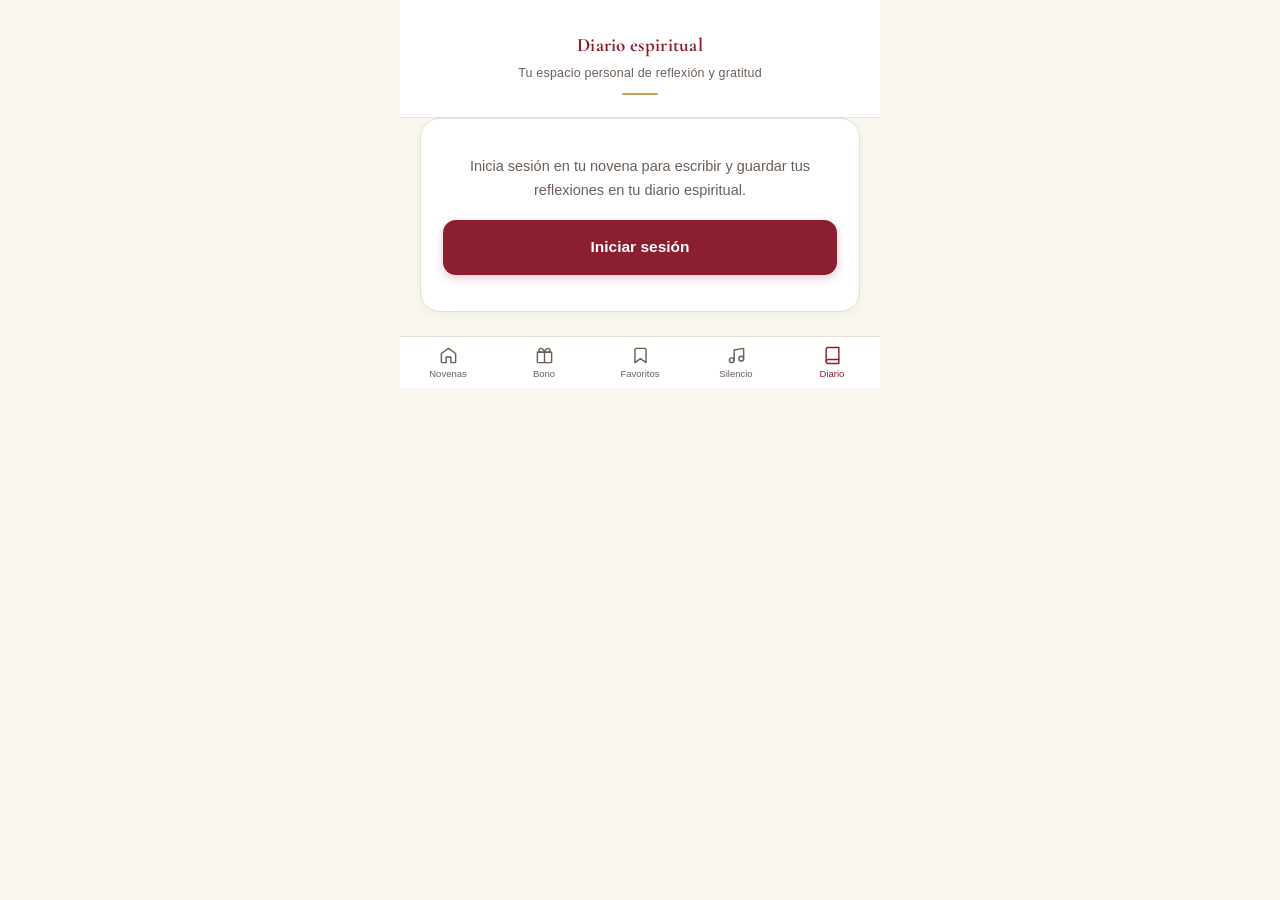
<file: diario.html>
<!DOCTYPE html>
<html lang="es">
<head>
<meta charset="UTF-8">
<meta name="viewport" content="width=device-width, initial-scale=1.0">
<title>Diario espiritual — Sanación Divina</title>
<link rel="preconnect" href="https://fonts.googleapis.com">
<link href="https://fonts.googleapis.com/css2?family=Cormorant+Garamond:wght@600;700&display=swap" rel="stylesheet">
<link rel="stylesheet" href="css/estilos.css">
</head>
<body>

<div class="contenedor">

  <div class="encabezado" style="position:relative;">
    <div id="contenedorBotonPerfil" style="position:absolute;top:24px;right:20px;"></div>
    <div class="marca" style="font-size:19px;">Diario espiritual</div>
    <div class="subtitulo">Tu espacio personal de reflexión y gratitud</div>
    <div class="linea-decorativa"></div>
  </div>

  <div id="vistaPrincipal"></div>

  <div class="nav-inferior">
    <button class="nav-item" onclick="window.location.href='index.html'">
      <svg viewBox="0 0 24 24" fill="none" stroke="currentColor" stroke-width="1.8" stroke-linecap="round" stroke-linejoin="round"><path d="M3 9.5L12 3l9 6.5V20a1 1 0 0 1-1 1h-5v-7H9v7H4a1 1 0 0 1-1-1z"/></svg>
      <span>Novenas</span>
    </button>
    <button class="nav-item" onclick="window.location.href='bono.html'">
      <svg viewBox="0 0 24 24" fill="none" stroke="currentColor" stroke-width="1.8" stroke-linecap="round" stroke-linejoin="round"><rect x="3" y="8" width="18" height="13" rx="1"/><path d="M3 8h18M12 8v13M7.5 8a2.5 2.5 0 1 1 0-5C9 3 12 5 12 8c0-3 3-5 4.5-5a2.5 2.5 0 1 1 0 5"/></svg>
      <span>Bono</span>
    </button>
    <button class="nav-item" onclick="window.location.href='favoritos.html'">
      <svg viewBox="0 0 24 24" fill="none" stroke="currentColor" stroke-width="1.8" stroke-linecap="round" stroke-linejoin="round"><path d="M19 21l-7-5-7 5V5a2 2 0 0 1 2-2h10a2 2 0 0 1 2 2z"/></svg>
      <span>Favoritos</span>
    </button>
    <button class="nav-item" onclick="window.location.href='silencio.html'">
      <svg viewBox="0 0 24 24" fill="none" stroke="currentColor" stroke-width="1.8" stroke-linecap="round" stroke-linejoin="round"><path d="M9 18V5l12-2v13"/><circle cx="6" cy="18" r="3"/><circle cx="18" cy="16" r="3"/></svg>
      <span>Silencio</span>
    </button>
    <button class="nav-item activo">
      <svg viewBox="0 0 24 24" fill="none" stroke="currentColor" stroke-width="1.8" stroke-linecap="round" stroke-linejoin="round"><path d="M4 19.5A2.5 2.5 0 0 1 6.5 17H20"/><path d="M6.5 2H20v20H6.5A2.5 2.5 0 0 1 4 19.5v-15A2.5 2.5 0 0 1 6.5 2z"/></svg>
      <span>Diario</span>
    </button>
  </div>

</div>

<script>
const PREGUNTAS_GUIA = [
  "¿Qué sentiste hoy durante tu momento de oración?",
  "¿Por qué quieres dar gracias hoy?",
  "¿Qué carga sientes que hoy pudiste soltar un poco?",
  "¿A quién quieres encomendar hoy en tu oración?",
  "¿Qué le pedirías a San Rafael Arcángel en este momento?",
  "¿Qué cambió en ti desde que comenzaste este camino?",
  "¿Qué necesitas perdonar o perdonarte hoy?"
];

const ICONO_LIBRO = '<svg width="32" height="32" viewBox="0 0 24 24" fill="none" stroke="currentColor" stroke-width="1.6" stroke-linecap="round" stroke-linejoin="round"><path d="M4 19.5A2.5 2.5 0 0 1 6.5 17H20"/><path d="M6.5 2H20v20H6.5A2.5 2.5 0 0 1 4 19.5v-15A2.5 2.5 0 0 1 6.5 2z"/></svg>';

let entradas = [];
let cargando = true;
let guardando = false;

function obtenerPreguntaDelDia() {
  const dia = new Date().getDate();
  return PREGUNTAS_GUIA[dia % PREGUNTAS_GUIA.length];
}

function formatearFecha(fechaIso) {
  const fecha = new Date(fechaIso);
  const opciones = { day: 'numeric', month: 'long', year: 'numeric' };
  return fecha.toLocaleDateString('es-ES', opciones);
}

function tieneSesion() {
  return !!localStorage.getItem('sd_session');
}

async function cargarEntradas() {
  const token = localStorage.getItem('sd_session');
  if (!token) {
    cargando = false;
    renderizar();
    return;
  }

  try {
    const respuesta = await fetch('/api/listar-entradas-diario', {
      method: 'POST',
      headers: { 'Content-Type': 'application/json' },
      body: JSON.stringify({ sessionToken: token })
    });
    const datos = await respuesta.json();
    entradas = datos.entradas || [];
  } catch (e) {
    entradas = [];
  }

  cargando = false;
  renderizar();
}

function renderizar() {
  const contenedor = document.getElementById('vistaPrincipal');

  if (!tieneSesion()) {
    contenedor.innerHTML = `
      <div class="tarjeta-dia" style="text-align:center;padding:36px 22px;">
        <div style="font-size:14.5px;color:var(--texto-suave);line-height:1.6;margin-bottom:18px;">
          Inicia sesión en tu novena para escribir y guardar tus reflexiones en tu diario espiritual.
        </div>
        <a href="login.html" class="boton-comprar" style="text-decoration:none;display:inline-flex;">Iniciar sesión</a>
      </div>`;
    return;
  }

  if (cargando) {
    contenedor.innerHTML = `
      <div class="tarjeta-dia" style="text-align:center;padding:36px 22px;">
        <div style="font-size:14.5px;color:var(--texto-suave);">Cargando tu diario...</div>
      </div>`;
    return;
  }

  contenedor.innerHTML = `
    <div class="tarjeta-dia">
      <div class="numero-dia">Pregunta para hoy</div>
      <div class="titulo-dia" style="font-size:18px;">${obtenerPreguntaDelDia()}</div>
      <textarea id="textoEntrada" placeholder="Escribe aquí lo que sientes..." style="width:100%;min-height:120px;border:1px solid var(--borde);border-radius:12px;padding:14px;font-size:15px;font-family:inherit;color:var(--texto);resize:vertical;background:var(--crema);"></textarea>
      <button class="boton-primario" style="margin-top:12px;" id="botonGuardarEntrada" onclick="guardarEntrada()">Guardar en mi diario</button>
    </div>

    <div style="padding:4px 20px 20px;">
      <div style="font-size:11.5px;font-weight:700;color:var(--dorado);text-transform:uppercase;letter-spacing:1px;margin:8px 0 12px;">Tus reflexiones</div>
      ${entradas.length === 0 ? renderizarVacio() : entradas.map(renderizarEntrada).join('')}
    </div>`;
}

function renderizarVacio() {
  return `
    <div class="tarjeta-dia" style="text-align:center;padding:28px 20px;">
      <div style="margin-bottom:10px;color:var(--candado);">${ICONO_LIBRO}</div>
      <div style="font-size:14px;color:var(--texto-suave);">Aún no has escrito ninguna reflexión. Comienza con la pregunta de hoy.</div>
    </div>`;
}

function renderizarEntrada(entrada) {
  return `
    <div class="tarjeta-dia" style="margin-bottom:14px;padding:18px 20px;">
      <div style="font-size:12px;color:var(--dorado);font-weight:600;margin-bottom:8px;">${formatearFecha(entrada.fecha_creacion)}</div>
      <div style="font-size:14.5px;color:var(--texto);line-height:1.6;white-space:pre-wrap;">${escaparHtml(entrada.contenido)}</div>
    </div>`;
}

function escaparHtml(texto) {
  const div = document.createElement('div');
  div.textContent = texto;
  return div.innerHTML;
}

async function guardarEntrada() {
  const textarea = document.getElementById('textoEntrada');
  const contenido = textarea.value.trim();

  if (!contenido) return;
  if (guardando) return;

  guardando = true;
  const boton = document.getElementById('botonGuardarEntrada');
  boton.textContent = 'Guardando...';
  boton.disabled = true;

  const token = localStorage.getItem('sd_session');

  try {
    const respuesta = await fetch('/api/guardar-entrada-diario', {
      method: 'POST',
      headers: { 'Content-Type': 'application/json' },
      body: JSON.stringify({ sessionToken: token, contenido })
    });

    if (respuesta.ok) {
      const datos = await respuesta.json();
      entradas.unshift({ id: datos.id, contenido, fecha_creacion: datos.fechaCreacion });
      renderizar();
    } else {
      boton.textContent = 'Guardar en mi diario';
      boton.disabled = false;
      alert('No pudimos guardar tu entrada. Intenta de nuevo.');
    }
  } catch (e) {
    boton.textContent = 'Guardar en mi diario';
    boton.disabled = false;
    alert('No pudimos conectar. Intenta de nuevo.');
  }

  guardando = false;
}

cargarEntradas();
</script>

<script src="js/perfil.js"></script>
<script>
document.getElementById('contenedorBotonPerfil').innerHTML = htmlBotonPerfil();
inyectarPerfilEnPagina();
</script>
</body>
</html>
</file>
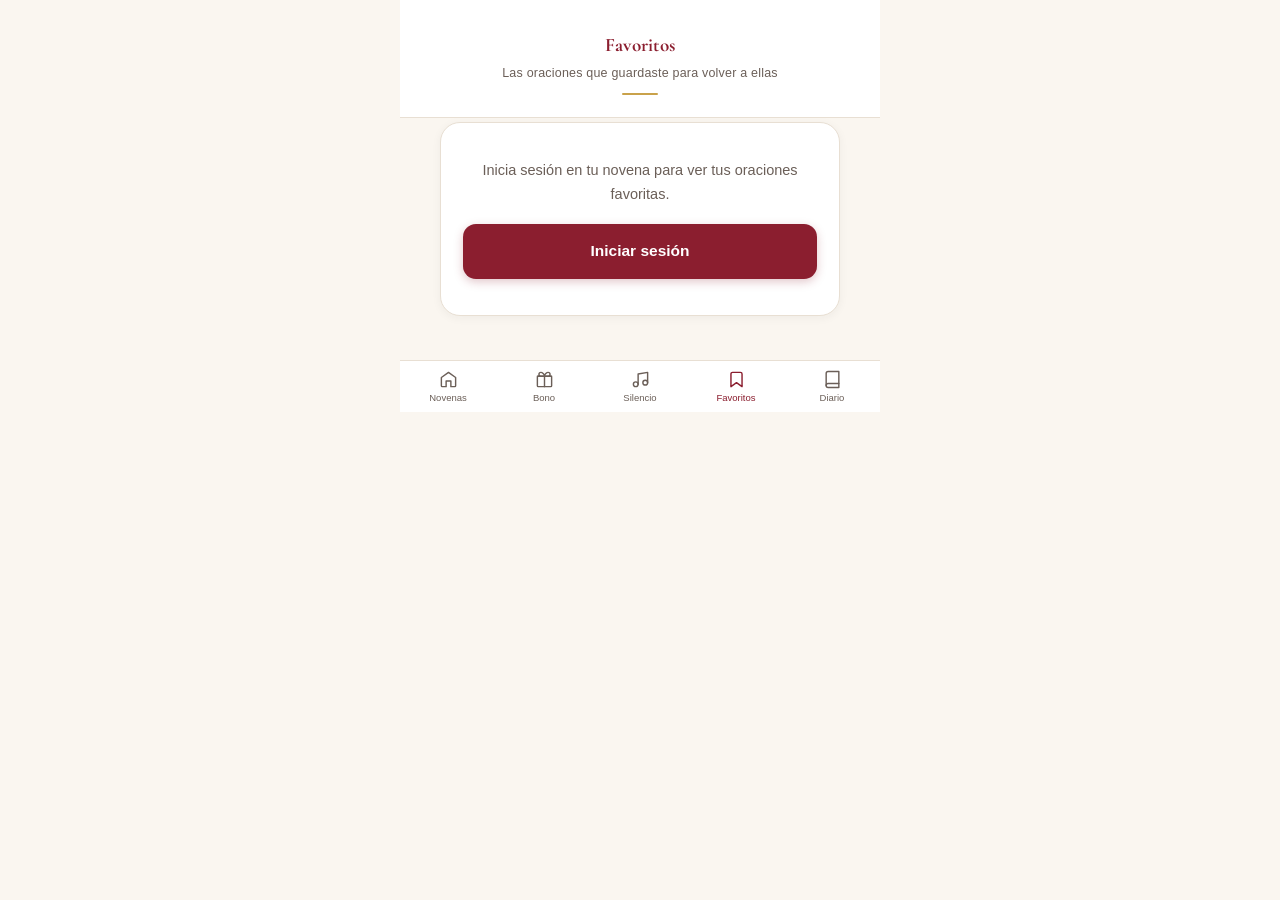
<file: favoritos.html>
<!DOCTYPE html>
<html lang="es">
<head>
<meta charset="UTF-8">
<meta name="viewport" content="width=device-width, initial-scale=1.0">
<title>Favoritos — Sanación Divina</title>
<link rel="preconnect" href="https://fonts.googleapis.com">
<link href="https://fonts.googleapis.com/css2?family=Cormorant+Garamond:wght@600;700&display=swap" rel="stylesheet">
<link rel="stylesheet" href="css/estilos.css">
</head>
<body>

<div class="contenedor">

  <div class="encabezado" style="position:relative;">
    <div id="contenedorBotonPerfil" style="position:absolute;top:24px;right:20px;"></div>
    <div class="marca" style="font-size:19px;">Favoritos</div>
    <div class="subtitulo">Las oraciones que guardaste para volver a ellas</div>
    <div class="linea-decorativa"></div>
  </div>

  <div id="listaFavoritos" style="padding:4px 20px 20px;"></div>

  <div class="nav-inferior">
    <button class="nav-item" onclick="window.location.href='index.html'">
      <svg viewBox="0 0 24 24" fill="none" stroke="currentColor" stroke-width="1.8" stroke-linecap="round" stroke-linejoin="round"><path d="M3 9.5L12 3l9 6.5V20a1 1 0 0 1-1 1h-5v-7H9v7H4a1 1 0 0 1-1-1z"/></svg>
      <span>Novenas</span>
    </button>
    <button class="nav-item" onclick="window.location.href='bono.html'">
      <svg viewBox="0 0 24 24" fill="none" stroke="currentColor" stroke-width="1.8" stroke-linecap="round" stroke-linejoin="round"><rect x="3" y="8" width="18" height="13" rx="1"/><path d="M3 8h18M12 8v13M7.5 8a2.5 2.5 0 1 1 0-5C9 3 12 5 12 8c0-3 3-5 4.5-5a2.5 2.5 0 1 1 0 5"/></svg>
      <span>Bono</span>
    </button>
    <button class="nav-item" onclick="window.location.href='silencio.html'">
      <svg viewBox="0 0 24 24" fill="none" stroke="currentColor" stroke-width="1.8" stroke-linecap="round" stroke-linejoin="round"><path d="M9 18V5l12-2v13"/><circle cx="6" cy="18" r="3"/><circle cx="18" cy="16" r="3"/></svg>
      <span>Silencio</span>
    </button>
    <button class="nav-item activo">
      <svg viewBox="0 0 24 24" fill="none" stroke="currentColor" stroke-width="1.8" stroke-linecap="round" stroke-linejoin="round"><path d="M19 21l-7-5-7 5V5a2 2 0 0 1 2-2h10a2 2 0 0 1 2 2z"/></svg>
      <span>Favoritos</span>
    </button>
    <button class="nav-item" onclick="window.location.href='diario.html'">
      <svg viewBox="0 0 24 24" fill="none" stroke="currentColor" stroke-width="1.8" stroke-linecap="round" stroke-linejoin="round"><path d="M4 19.5A2.5 2.5 0 0 1 6.5 17H20"/><path d="M6.5 2H20v20H6.5A2.5 2.5 0 0 1 4 19.5v-15A2.5 2.5 0 0 1 6.5 2z"/></svg>
      <span>Diario</span>
    </button>
  </div>

</div>

<script>
const TITULOS_DIAS = {
  1: "Apertura: Confianza en el Médico de Dios",
  2: "Sanación del cuerpo",
  3: "Sanación del alma y las heridas del corazón",
  4: "Sanación de la familia",
  5: "Liberación de las cargas y el pasado",
  6: "Fortaleza en momentos de enfermedad o prueba",
  7: "Sanación de la economía y el trabajo",
  8: "Protección y guía en las decisiones",
  9: "Cierre: Gratitud y entrega total"
};

const ICONO_CORAZON_LLENO = '<svg width="22" height="22" viewBox="0 0 24 24" fill="currentColor"><path d="M12 21s-7-4.35-9.5-9C.5 7.5 3 4 6.5 4 9 4 11 6 12 8c1-2 3-4 5.5-4C21 4 23.5 7.5 21.5 12 19 16.65 12 21 12 21z"/></svg>';

function tieneSesion() {
  return !!localStorage.getItem('sd_session');
}

async function cargarFavoritos() {
  const contenedor = document.getElementById('listaFavoritos');

  if (!tieneSesion()) {
    contenedor.innerHTML = `
      <div class="tarjeta-dia" style="text-align:center;padding:36px 22px;">
        <div style="font-size:14.5px;color:var(--texto-suave);line-height:1.6;margin-bottom:18px;">
          Inicia sesión en tu novena para ver tus oraciones favoritas.
        </div>
        <a href="login.html" class="boton-comprar" style="text-decoration:none;display:inline-flex;">Iniciar sesión</a>
      </div>`;
    return;
  }

  contenedor.innerHTML = `
    <div class="tarjeta-dia" style="text-align:center;padding:36px 22px;">
      <div style="font-size:14.5px;color:var(--texto-suave);">Cargando tus favoritos...</div>
    </div>`;

  const token = localStorage.getItem('sd_session');

  try {
    const respuesta = await fetch('/api/listar-favoritos', {
      method: 'POST',
      headers: { 'Content-Type': 'application/json' },
      body: JSON.stringify({ sessionToken: token })
    });
    const datos = await respuesta.json();
    renderizarFavoritos(datos.favoritos || []);
  } catch (e) {
    contenedor.innerHTML = `
      <div class="tarjeta-dia" style="text-align:center;padding:28px 20px;">
        <div style="font-size:14px;color:var(--texto-suave);">No pudimos cargar tus favoritos. Intenta de nuevo.</div>
      </div>`;
  }
}

function renderizarFavoritos(favoritos) {
  const contenedor = document.getElementById('listaFavoritos');

  if (favoritos.length === 0) {
    contenedor.innerHTML = `
      <div class="tarjeta-dia" style="text-align:center;padding:32px 20px;">
        <div style="margin-bottom:12px;color:var(--dorado);display:flex;justify-content:center;">${ICONO_CORAZON_LLENO}</div>
        <div style="font-size:14.5px;color:var(--texto-suave);line-height:1.6;">
          Aún no has guardado ninguna oración. Toca "Guardar" en cualquier día de tu novena para encontrarla aquí.
        </div>
      </div>`;
    return;
  }

  contenedor.innerHTML = favoritos.map(fav => `
    <a href="novena.html?dia=${fav.dia}" style="text-decoration:none;display:block;">
      <div class="boton-accion" style="width:100%;flex-direction:row;justify-content:flex-start;gap:14px;padding:16px 18px;margin-bottom:10px;">
        <span style="width:38px;height:38px;border-radius:50%;background:var(--vino-claro);color:var(--vino);display:flex;align-items:center;justify-content:center;flex-shrink:0;font-weight:700;font-size:14px;">
          ${fav.dia}
        </span>
        <span style="text-align:left;flex:1;">
          <span style="display:block;font-size:11px;font-weight:700;color:var(--dorado);text-transform:uppercase;letter-spacing:0.5px;">Día ${fav.dia} de 9</span>
          <span style="display:block;font-weight:600;font-size:14.5px;color:var(--texto);margin-top:2px;">${TITULOS_DIAS[fav.dia] || ''}</span>
        </span>
      </div>
    </a>
  `).join('');
}

cargarFavoritos();
</script>
<script src="js/perfil.js"></script>
<script>
document.getElementById('contenedorBotonPerfil').innerHTML = htmlBotonPerfil();
inyectarPerfilEnPagina();
</script>

</body>
</html>
</file>
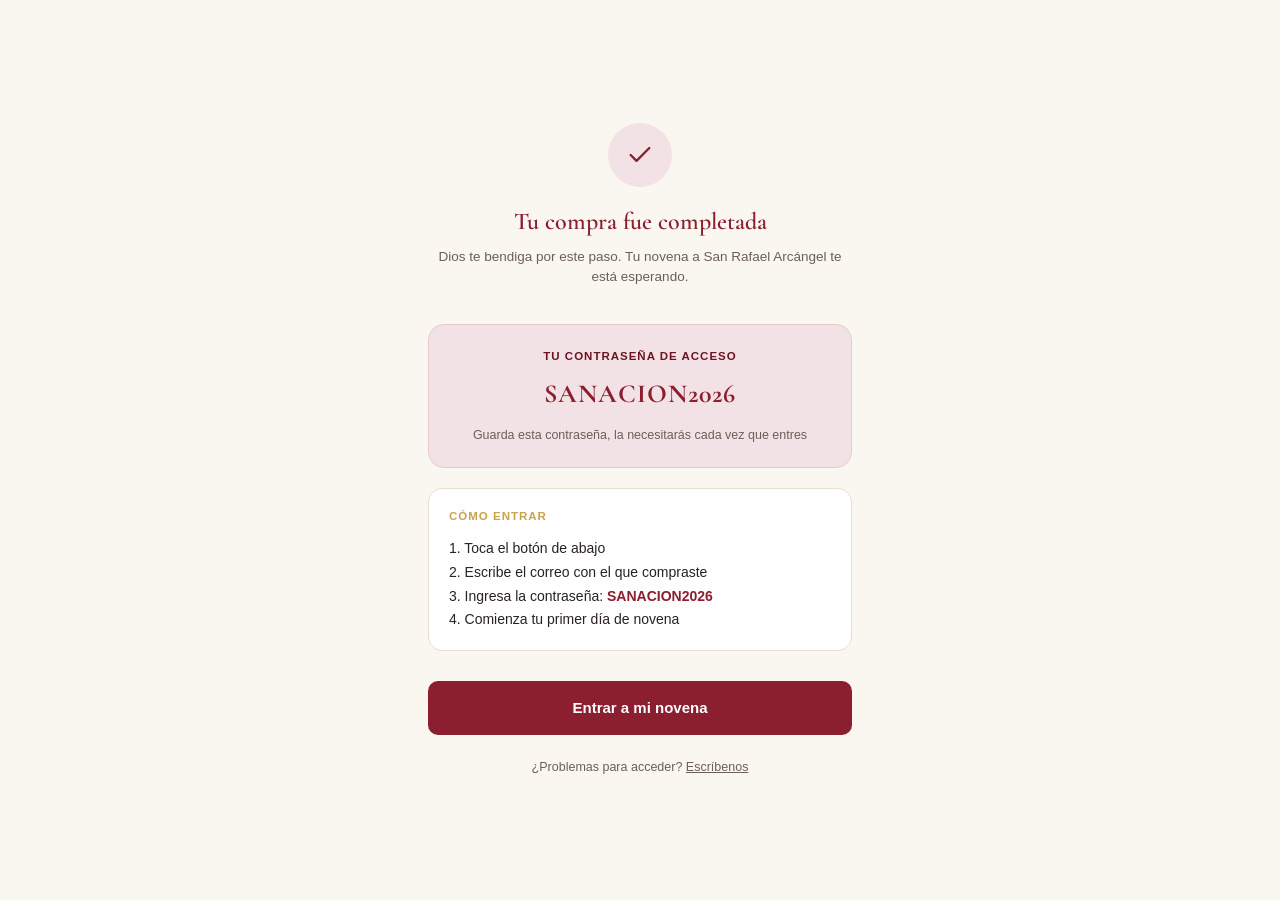
<file: gracias.html>
<!DOCTYPE html>
<html lang="es">
<head>
<meta charset="UTF-8">
<meta name="viewport" content="width=device-width, initial-scale=1.0">
<title>¡Compra completada! — Sanación Divina</title>
<link rel="preconnect" href="https://fonts.googleapis.com">
<link href="https://fonts.googleapis.com/css2?family=Cormorant+Garamond:wght@600;700&display=swap" rel="stylesheet">
<link rel="stylesheet" href="css/estilos.css">
<!-- Meta Pixel Code -->
<script>
!function(f,b,e,v,n,t,s)
{if(f.fbq)return;n=f.fbq=function(){n.callMethod?
n.callMethod.apply(n,arguments):n.queue.push(arguments)};
if(!f._fbq)f._fbq=n;n.push=n;n.loaded=!0;n.version='2.0';
n.queue=[];t=b.createElement(e);t.async=!0;
t.src=v;s=b.getElementsByTagName(e)[0];
s.parentNode.insertBefore(t,s)}(window, document,'script',
'https://connect.facebook.net/en_US/fbevents.js');
fbq('init', '986117244333073');
fbq('track', 'PageView');
fbq('track', 'Purchase', {content_name: 'Novena San Rafael', value: 4.99, currency: 'USD'});
</script>
<noscript><img height="1" width="1" style="display:none"
src="https://www.facebook.com/tr?id=986117244333073&ev=PageView&noscript=1"
/></noscript>
<!-- End Meta Pixel Code -->
</head>
<body>

<div class="contenedor">
  <div class="pantalla-login">

    <div class="marca-login">
      <div style="width:64px;height:64px;border-radius:50%;background:var(--vino-claro);display:flex;align-items:center;justify-content:center;margin:0 auto 16px;">
        <svg width="28" height="28" viewBox="0 0 24 24" fill="none" stroke="currentColor" stroke-width="2" stroke-linecap="round" stroke-linejoin="round" style="color:var(--vino)"><path d="M20 6L9 17l-5-5"/></svg>
      </div>
      <div class="nombre" style="font-size:24px;">Tu compra fue completada</div>
      <div style="font-size:13.5px;color:var(--texto-suave);margin-top:6px;line-height:1.5;">Dios te bendiga por este paso. Tu novena a San Rafael Arcángel te está esperando.</div>
    </div>

    <div style="background:var(--vino-claro);border:1px solid #E8C9CD;border-radius:16px;padding:22px 20px;text-align:center;margin-bottom:20px;">
      <div style="font-size:11.5px;font-weight:700;color:var(--vino-oscuro);text-transform:uppercase;letter-spacing:1px;margin-bottom:8px;">Tu contraseña de acceso</div>
      <div style="font-family:var(--font-titulo);font-size:26px;font-weight:700;color:var(--vino);letter-spacing:1px;">SANACION2026</div>
      <div style="font-size:12.5px;color:var(--texto-suave);margin-top:10px;">Guarda esta contraseña, la necesitarás cada vez que entres</div>
    </div>

    <div style="background:var(--crema-card);border:1px solid var(--borde);border-radius:14px;padding:18px 20px;margin-bottom:22px;">
      <div style="font-size:11.5px;font-weight:700;color:var(--dorado);text-transform:uppercase;letter-spacing:1px;margin-bottom:12px;">Cómo entrar</div>
      <div style="font-size:14px;color:var(--texto);line-height:1.7;">
        1. Toca el botón de abajo<br>
        2. Escribe el correo con el que compraste<br>
        3. Ingresa la contraseña: <strong style="color:var(--vino);">SANACION2026</strong><br>
        4. Comienza tu primer día de novena
      </div>
    </div>

    <a href="login.html" class="boton-primario" style="display:block;text-align:center;text-decoration:none;">Entrar a mi novena</a>

    <p style="text-align:center;font-size:12.5px;color:var(--texto-suave);margin-top:22px;">
      ¿Problemas para acceder?
      <a href="mailto:soporte@sanaciondivina.app" style="color:var(--texto-suave);text-decoration:underline;">Escríbenos</a>
    </p>

  </div>
</div>

</body>
</html>
</file>
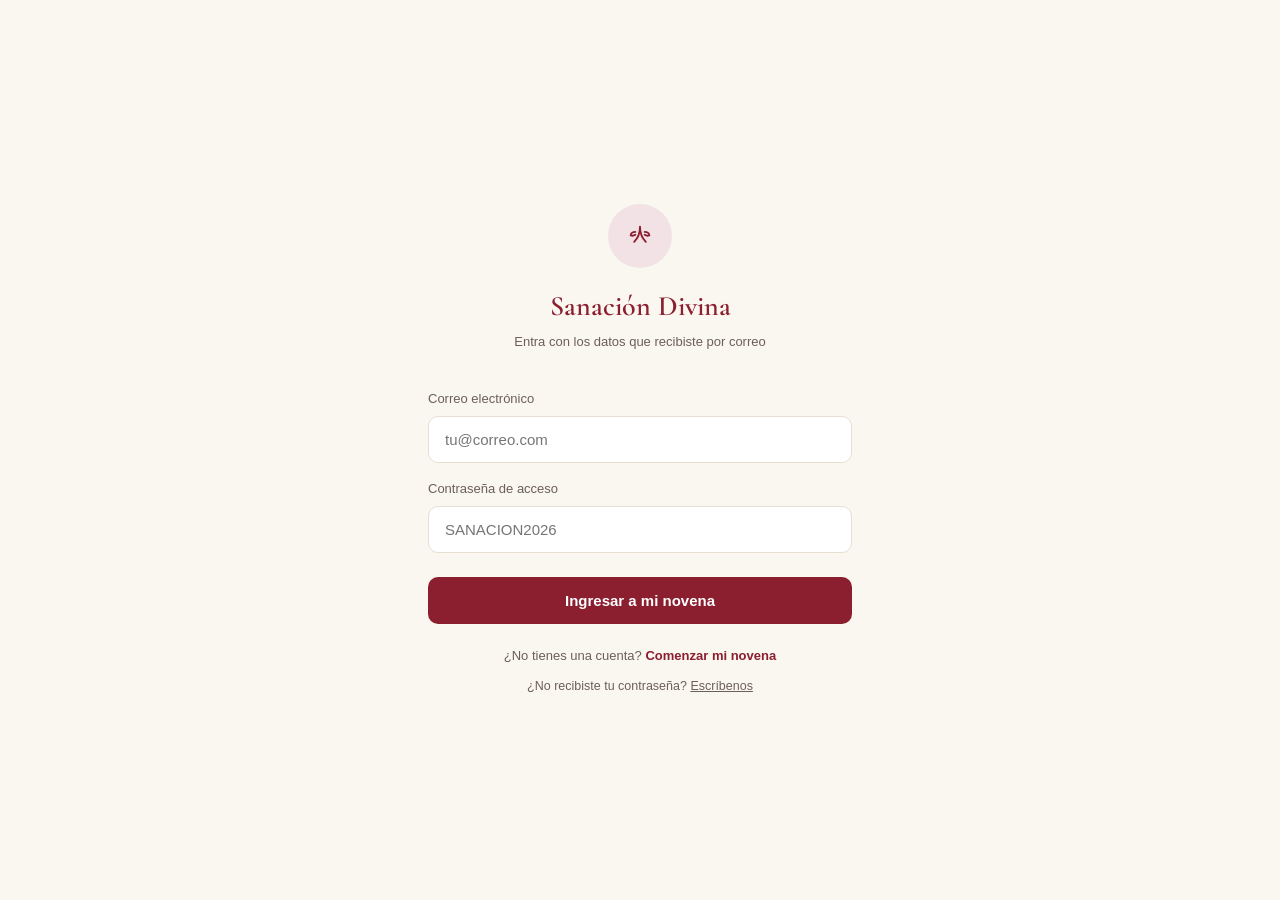
<file: login.html>
<!DOCTYPE html>
<html lang="es">
<head>
<meta charset="UTF-8">
<meta name="viewport" content="width=device-width, initial-scale=1.0">
<title>Iniciar sesión — Sanación Divina</title>
<link rel="preconnect" href="https://fonts.googleapis.com">
<link href="https://fonts.googleapis.com/css2?family=Cormorant+Garamond:wght@600;700&display=swap" rel="stylesheet">
<link rel="stylesheet" href="css/estilos.css">
</head>
<body>

<div class="contenedor">
  <div class="pantalla-login">

    <div class="marca-login">
      <div style="width:64px;height:64px;border-radius:50%;background:var(--vino-claro);display:flex;align-items:center;justify-content:center;margin:0 auto 16px;">
        <svg width="28" height="28" viewBox="0 0 24 24" fill="none" stroke="currentColor" stroke-width="1.6" stroke-linecap="round" stroke-linejoin="round" style="color:var(--vino)"><path d="M16 8.5c2 0 4 1.2 4 3-1.5.5-2.8.3-4-.5M8 8.5C6 8.5 4 9.7 4 11.5c1.5.5 2.8.3 4-.5M12 4c0 5-1 9-5 13M12 4c0 5 1 9 5 13"/></svg>
      </div>
      <div class="nombre">Sanación Divina</div>
      <div style="font-size:13px;color:var(--texto-suave);margin-top:4px;">Entra con los datos que recibiste por correo</div>
    </div>

    <div class="mensaje-error" id="mensajeError"></div>

    <form id="formularioLogin" onsubmit="iniciarSesion(event)">
      <div class="campo-formulario">
        <label for="correo">Correo electrónico</label>
        <input type="email" id="correo" placeholder="tu@correo.com" required autocomplete="email">
      </div>

      <div class="campo-formulario">
        <label for="clave">Contraseña de acceso</label>
        <input type="text" id="clave" placeholder="SANACION2026" required autocomplete="off" style="text-transform:uppercase;">
      </div>

      <button type="submit" class="boton-primario" id="botonIngresar">Ingresar a mi novena</button>
    </form>

    <p style="text-align:center;font-size:13px;color:var(--texto-suave);margin-top:22px;">
      ¿No tienes una cuenta?
      <a href="https://pay.hotmart.com/TU-LINK-NOVENA-SAN-RAFAEL" style="color:var(--vino);font-weight:600;text-decoration:none;">Comenzar mi novena</a>
    </p>

    <p style="text-align:center;font-size:12.5px;color:var(--texto-suave);margin-top:10px;">
      ¿No recibiste tu contraseña?
      <a href="mailto:soporte@sanaciondivina.app" style="color:var(--texto-suave);text-decoration:underline;">Escríbenos</a>
    </p>

  </div>
</div>

<script>
async function iniciarSesion(evento) {
  evento.preventDefault();

  const correo = document.getElementById('correo').value.trim();
  const clave = document.getElementById('clave').value.trim();
  const mensajeError = document.getElementById('mensajeError');
  const boton = document.getElementById('botonIngresar');

  mensajeError.classList.remove('visible');
  boton.textContent = 'Ingresando...';
  boton.disabled = true;

  try {
    const respuesta = await fetch('/api/login', {
      method: 'POST',
      headers: { 'Content-Type': 'application/json' },
      body: JSON.stringify({ email: correo, password: clave })
    });

    const datos = await respuesta.json();

    if (!respuesta.ok) {
      mensajeError.textContent = datos.error || 'Correo o contraseña incorrectos.';
      mensajeError.classList.add('visible');
      boton.textContent = 'Ingresar a mi novena';
      boton.disabled = false;
      return;
    }

    localStorage.setItem('sd_session', datos.sessionToken);
    localStorage.setItem('sd_email', datos.email);
    localStorage.setItem('sd_nombre', datos.nombre || '');
    localStorage.setItem('sd_santo', datos.santoId);
    localStorage.setItem('sd_dia_desbloqueado', datos.diaDesbloqueado);
    localStorage.setItem('sd_dias_completados', JSON.stringify(datos.diasCompletados));

    window.location.href = `novena.html?santo=${datos.santoId}`;

  } catch (error) {
    mensajeError.textContent = 'No pudimos conectar. Intenta de nuevo en unos segundos.';
    mensajeError.classList.add('visible');
    boton.textContent = 'Ingresar a mi novena';
    boton.disabled = false;
  }
}
</script>

</body>
</html>
</file>
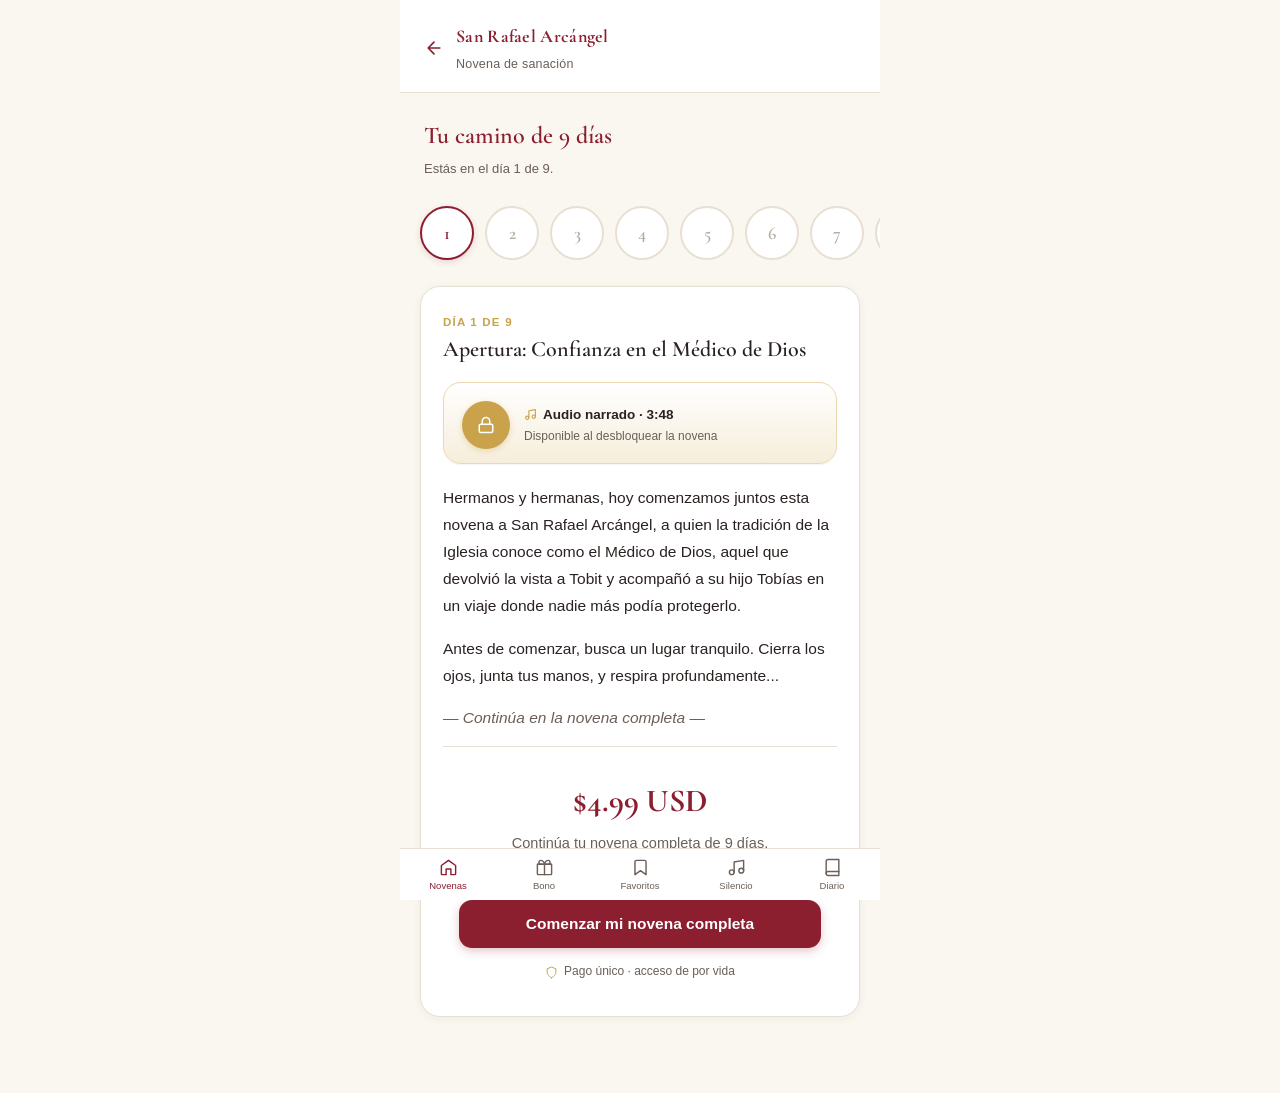
<file: novena.html>
<!DOCTYPE html>
<html lang="es">
<head>
<meta charset="UTF-8">
<meta name="viewport" content="width=device-width, initial-scale=1.0">
<title>Novena a San Rafael Arcángel — Sanación Divina</title>
<link rel="preconnect" href="https://fonts.googleapis.com">
<link href="https://fonts.googleapis.com/css2?family=Cormorant+Garamond:wght@600;700&display=swap" rel="stylesheet">
<link rel="stylesheet" href="css/estilos.css">
</head>
<body>

<div class="contenedor">

  <div class="encabezado" style="display:flex;align-items:center;gap:12px;text-align:left;padding-top:22px;padding-bottom:18px;">
    <a href="index.html" style="color:var(--vino);text-decoration:none;display:flex;">
      <svg width="20" height="20" viewBox="0 0 24 24" fill="none" stroke="currentColor" stroke-width="2" stroke-linecap="round" stroke-linejoin="round"><path d="M19 12H5M12 19l-7-7 7-7"/></svg>
    </a>
    <div style="flex:1;">
      <div class="marca" style="font-size:18px;">San Rafael Arcángel</div>
      <div class="subtitulo">Novena de sanación</div>
    </div>
    <div id="contenedorBotonPerfil"></div>
  </div>

  <div class="cabecera-novena">
    <div class="titulo-novena">Tu camino de 9 días</div>
    <div class="descripcion-novena" id="textoProgreso">Comienza hoy tu primer día de oración.</div>
  </div>

  <div class="rosario-dias" id="rosarioDias"></div>

  <div id="contenidoDia"></div>

  <div class="modal-lectura" id="modalLectura">
    <div class="barra-superior-lectura">
      <button class="boton-cerrar-lectura" onclick="cerrarLectura()" aria-label="Cerrar">
        <svg width="18" height="18" viewBox="0 0 24 24" fill="none" stroke="currentColor" stroke-width="2" stroke-linecap="round" stroke-linejoin="round"><path d="M18 6L6 18M6 6l12 12"/></svg>
      </button>
    </div>
    <div class="pantalla-lectura">
      <div class="numero-dia-lectura" id="lecturaNumeroDia"></div>
      <div class="titulo-lectura" id="lecturaTitulo"></div>
      <div class="cuerpo-lectura" id="lecturaCuerpo"></div>
      <button class="boton-primario" style="margin-top:12px;" onclick="cerrarLectura()">Volver al inicio</button>
    </div>
  </div>

  <div class="nav-inferior">
    <button class="nav-item activo">
      <svg viewBox="0 0 24 24" fill="none" stroke="currentColor" stroke-width="1.8" stroke-linecap="round" stroke-linejoin="round"><path d="M3 9.5L12 3l9 6.5V20a1 1 0 0 1-1 1h-5v-7H9v7H4a1 1 0 0 1-1-1z"/></svg>
      <span>Novenas</span>
    </button>
    <button class="nav-item" onclick="window.location.href='bono.html'">
      <svg viewBox="0 0 24 24" fill="none" stroke="currentColor" stroke-width="1.8" stroke-linecap="round" stroke-linejoin="round"><rect x="3" y="8" width="18" height="13" rx="1"/><path d="M3 8h18M12 8v13M7.5 8a2.5 2.5 0 1 1 0-5C9 3 12 5 12 8c0-3 3-5 4.5-5a2.5 2.5 0 1 1 0 5"/></svg>
      <span>Bono</span>
    </button>
    <button class="nav-item" onclick="window.location.href='favoritos.html'">
      <svg viewBox="0 0 24 24" fill="none" stroke="currentColor" stroke-width="1.8" stroke-linecap="round" stroke-linejoin="round"><path d="M19 21l-7-5-7 5V5a2 2 0 0 1 2-2h10a2 2 0 0 1 2 2z"/></svg>
      <span>Favoritos</span>
    </button>
    <button class="nav-item" onclick="window.location.href='silencio.html'">
      <svg viewBox="0 0 24 24" fill="none" stroke="currentColor" stroke-width="1.8" stroke-linecap="round" stroke-linejoin="round"><path d="M9 18V5l12-2v13"/><circle cx="6" cy="18" r="3"/><circle cx="18" cy="16" r="3"/></svg>
      <span>Silencio</span>
    </button>
    <button class="nav-item" onclick="window.location.href='diario.html'">
      <svg viewBox="0 0 24 24" fill="none" stroke="currentColor" stroke-width="1.8" stroke-linecap="round" stroke-linejoin="round"><path d="M4 19.5A2.5 2.5 0 0 1 6.5 17H20"/><path d="M6.5 2H20v20H6.5A2.5 2.5 0 0 1 4 19.5v-15A2.5 2.5 0 0 1 6.5 2z"/></svg>
      <span>Diario</span>
    </button>
  </div>

</div>

<script>
const ICONO_CANDADO = '<svg viewBox="0 0 24 24" fill="none" stroke="currentColor" stroke-width="2" stroke-linecap="round" stroke-linejoin="round"><rect x="3" y="11" width="18" height="11" rx="2"/><path d="M7 11V7a5 5 0 0 1 10 0v4"/></svg>';
const ICONO_CHECK = '<svg viewBox="0 0 24 24" fill="none" stroke="currentColor" stroke-width="3" stroke-linecap="round" stroke-linejoin="round"><path d="M20 6L9 17l-5-5"/></svg>';
const ICONO_PLAY = '<svg viewBox="0 0 24 24" fill="currentColor"><path d="M8 5v14l11-7z"/></svg>';
const ICONO_PAUSE = '<svg viewBox="0 0 24 24" fill="currentColor"><path d="M6 5h4v14H6zM14 5h4v14h-4z"/></svg>';
const ICONO_NOTA = '<svg viewBox="0 0 24 24" fill="none" stroke="currentColor" stroke-width="2" stroke-linecap="round" stroke-linejoin="round"><path d="M9 18V5l12-2v13"/><circle cx="6" cy="18" r="3"/><circle cx="18" cy="16" r="3"/></svg>';
const ICONO_PALOMA = '<svg viewBox="0 0 24 24" fill="none" stroke="currentColor" stroke-width="1.8" stroke-linecap="round" stroke-linejoin="round"><path d="M16 8.5c2 0 4 1.2 4 3-1.5.5-2.8.3-4-.5M8 8.5C6 8.5 4 9.7 4 11.5c1.5.5 2.8.3 4-.5M12 4c0 5-1 9-5 13M12 4c0 5 1 9 5 13"/></svg>';
const ICONO_ESCUDO = '<svg viewBox="0 0 24 24" fill="none" stroke="currentColor" stroke-width="1.8" stroke-linecap="round" stroke-linejoin="round"><path d="M12 22s8-4 8-11V5l-8-3-8 3v6c0 7 8 11 8 11z"/></svg>';
const ICONO_LIBRO = '<svg viewBox="0 0 24 24" fill="none" stroke="currentColor" stroke-width="1.8" stroke-linecap="round" stroke-linejoin="round"><path d="M4 19.5A2.5 2.5 0 0 1 6.5 17H20"/><path d="M6.5 2H20v20H6.5A2.5 2.5 0 0 1 4 19.5v-15A2.5 2.5 0 0 1 6.5 2z"/></svg>';
const ICONO_GUARDAR = '<svg viewBox="0 0 24 24" fill="none" stroke="currentColor" stroke-width="1.8" stroke-linecap="round" stroke-linejoin="round"><path d="M19 21l-7-5-7 5V5a2 2 0 0 1 2-2h10a2 2 0 0 1 2 2z"/></svg>';
const ICONO_GUARDAR_LLENO = '<svg viewBox="0 0 24 24" fill="currentColor" stroke="currentColor" stroke-width="1.8" stroke-linecap="round" stroke-linejoin="round"><path d="M19 21l-7-5-7 5V5a2 2 0 0 1 2-2h10a2 2 0 0 1 2 2z"/></svg>';
const ICONO_COMPARTIR = '<svg viewBox="0 0 24 24" fill="none" stroke="currentColor" stroke-width="1.8" stroke-linecap="round" stroke-linejoin="round"><circle cx="18" cy="5" r="3"/><circle cx="6" cy="12" r="3"/><circle cx="18" cy="19" r="3"/><path d="M8.6 13.5l6.8 4M15.4 6.5l-6.8 4"/></svg>';
const ICONO_X = '<svg viewBox="0 0 24 24" fill="none" stroke="currentColor" stroke-width="2" stroke-linecap="round" stroke-linejoin="round"><path d="M18 6L6 18M6 6l12 12"/></svg>';

const ESTADO_DEMO = {
  esComprador: false,
  diaDesbloqueado: 1,
  diasCompletados: [],
  diasGuardados: [],
  totalDias: 9,
  diasConContenido: 3
};

// Si hay una sesión real guardada (login.html la dejó en localStorage),
// usamos esos datos reales en vez del estado de demostración.
function cargarSesionReal() {
  const token = localStorage.getItem('sd_session');
  if (!token) return false;

  ESTADO_DEMO.esComprador = true;
  ESTADO_DEMO.diaDesbloqueado = parseInt(localStorage.getItem('sd_dia_desbloqueado') || '1', 10);
  try {
    ESTADO_DEMO.diasCompletados = JSON.parse(localStorage.getItem('sd_dias_completados') || '[]');
  } catch (e) {
    ESTADO_DEMO.diasCompletados = [];
  }
  return true;
}

const TITULOS_DIAS = {
  1: "Apertura: Confianza en el Médico de Dios",
  2: "Sanación del cuerpo",
  3: "Sanación del alma y las heridas del corazón",
  4: "Sanación de la familia",
  5: "Liberación de las cargas y el pasado",
  6: "Fortaleza en momentos de enfermedad o prueba",
  7: "Sanación de la economía y el trabajo",
  8: "Protección y guía en las decisiones",
  9: "Cierre: Gratitud y entrega total"
};

const DURACIONES_DIAS = { 1: "3:48", 2: "2:54", 3: "3:02" };

const DESCRIPCIONES_DIAS = {
  1: "Hoy abrimos el corazón con confianza, sin pedir nada todavía, dispuestos a entregar lo que cargamos.",
  2: "Hoy oraremos por la sanación de tu cuerpo y la salud de quienes amas.",
  3: "Hoy oraremos por la sanación de tu alma y las heridas de tu corazón.",
  4: "Hoy oraremos por la unidad y sanación de tu familia.",
  5: "Hoy soltaremos el peso del pasado y las culpas que ya no debes cargar.",
  6: "Hoy pediremos fortaleza para los momentos de enfermedad o prueba.",
  7: "Hoy oraremos por tu trabajo, tu economía y tu provisión diaria.",
  8: "Hoy pediremos claridad y protección para tus decisiones importantes.",
  9: "Hoy cerramos la novena con gratitud y entrega total."
};

const INSTRUCCIONES_DIAS = {
  1: ["Busca un lugar tranquilo donde nadie te interrumpa", "Si tienes una vela, enciéndela como signo de la luz que pides", "Ten cerca una imagen o estampita de San Rafael Arcángel, si la tienes", "Cierra los ojos, junta las manos, y respira profundo tres veces antes de comenzar"],
  2: ["Busca un lugar tranquilo", "Si lo deseas, ten cerca un vaso de agua, símbolo de la sanación que pides para tu cuerpo", "Coloca tu mano sobre el pecho mientras escuchas, como signo de entrega", "Respira profundo antes de comenzar"],
  3: ["Busca un lugar tranquilo y silencioso", "Si tienes agua bendita, puedes hacer la señal de la cruz con ella antes de comenzar", "Cierra los ojos y deja que tu mente se aquiete antes de orar"],
  4: ["Si es posible, reúne contigo una foto de tu familia o piensa en cada uno de sus rostros", "Busca un lugar tranquilo dentro de tu hogar", "Enciende una vela si tienes, como símbolo de unidad en tu casa", "Junta las manos antes de comenzar"],
  5: ["Busca un lugar tranquilo, lejos de distracciones", "Si lo deseas, ten papel y lápiz cerca para escribir después algo que quieras soltar", "Cierra los ojos y respira profundo, dejando salir el aire despacio"],
  6: ["Busca un lugar tranquilo donde puedas estar cómodo, incluso sentado o recostado", "Si tienes agua bendita o una estampita de San Rafael, tenla cerca", "Permite que tu cuerpo se relaje antes de comenzar a orar"],
  7: ["Busca un lugar tranquilo", "Si lo deseas, ten cerca un papel donde anotes lo que pides por tu trabajo o economía", "Junta las manos y respira profundo antes de comenzar"],
  8: ["Busca un lugar tranquilo donde puedas pensar con calma", "Si tienes una vela, enciéndela como símbolo de claridad", "Antes de comenzar, piensa brevemente en la decisión que hoy traes a la oración"],
  9: ["Busca un lugar tranquilo, como en cada día de esta novena", "Si tienes una vela o estampita de San Rafael, tenla cerca por última vez en este camino", "Cierra los ojos, junta las manos, y respira profundo antes de comenzar esta oración de cierre"]
};

const URL_BASE_AUDIO = 'https://pub-17b6dd695eac400e81cbb5a5047191fe.r2.dev';

let diaSeleccionado = 1;
let audioReproduciendo = false;
let progresoSimulado = 0;
let intervaloAudio = null;

function renderizarRosario() {
  const contenedor = document.getElementById('rosarioDias');
  contenedor.innerHTML = '';

  for (let i = 1; i <= ESTADO_DEMO.totalDias; i++) {
    const cuenta = document.createElement('div');
    let clase = 'cuenta-dia';
    let contenido = i;

    if (ESTADO_DEMO.diasCompletados.includes(i)) {
      clase += ' completado';
      contenido = ICONO_CHECK;
    } else if (i <= ESTADO_DEMO.diaDesbloqueado) {
      clase += ' disponible';
    } else {
      clase += ' bloqueado';
    }

    cuenta.className = clase;
    cuenta.innerHTML = contenido;
    cuenta.onclick = () => seleccionarDia(i);
    contenedor.appendChild(cuenta);
  }

  const texto = document.getElementById('textoProgreso');
  if (ESTADO_DEMO.diaDesbloqueado >= ESTADO_DEMO.totalDias) {
    texto.textContent = 'Has completado el camino de los 9 días.';
  } else {
    texto.textContent = `Estás en el día ${ESTADO_DEMO.diaDesbloqueado} de ${ESTADO_DEMO.totalDias}.`;
  }
}

function generarOnda() {
  let barras = '';
  for (let i = 0; i < 28; i++) {
    const alto = 6 + Math.round(Math.sin(i * 0.7) * 5 + 6);
    barras += `<span style="height:${alto}px" data-idx="${i}"></span>`;
  }
  return barras;
}

function seleccionarDia(dia) {
  detenerAudio();
  diaSeleccionado = dia;
  renderizarContenidoDia(dia);
}

function renderizarContenidoDia(dia) {
  const contenedor = document.getElementById('contenidoDia');
  const titulo = TITULOS_DIAS[dia];
  const disponible = dia <= ESTADO_DEMO.diaDesbloqueado;
  const tieneContenido = dia <= ESTADO_DEMO.diasConContenido;

  if (!disponible) {
    contenedor.innerHTML = `
      <div class="tarjeta-dia">
        <div class="aviso-bloqueo">
          <div class="icono-candado">${ICONO_CANDADO}</div>
          <div class="mensaje-bloqueo">Este día se desbloquea el día ${dia} de tu novena.<br>Vuelve entonces para continuar tu camino.</div>
        </div>
      </div>`;
    return;
  }

  if (!tieneContenido) {
    contenedor.innerHTML = `
      <div class="tarjeta-dia">
        <div class="aviso-bloqueo">
          <div class="icono-candado">${ICONO_PALOMA}</div>
          <div class="mensaje-bloqueo">El contenido de este día está en preparación.<br>Muy pronto disponible. Te avisaremos en cuanto esté listo.</div>
        </div>
      </div>`;
    return;
  }

  const duracion = DURACIONES_DIAS[dia] || "3:00";

  if (!ESTADO_DEMO.esComprador) {
    if (dia === 1) {
      contenedor.innerHTML = `
        <div class="tarjeta-dia">
          <div class="numero-dia">Día ${dia} de ${ESTADO_DEMO.totalDias}</div>
          <div class="titulo-dia">${titulo}</div>

          <div class="reproductor bloqueado">
            <div class="fila-reproductor">
              <button class="boton-play" onclick="irAComprar()">${ICONO_CANDADO}</button>
              <div class="info-reproductor">
                <div class="titulo-audio">${ICONO_NOTA} Audio narrado · ${duracion}</div>
                <div class="estado-audio">Disponible al desbloquear la novena</div>
              </div>
            </div>
          </div>

          <div class="texto-dia">${TEXTO_DIA_1_PREVIEW}</div>

          <div class="aviso-bloqueo" style="border-top:1px solid var(--borde);margin-top:6px;">
            <div class="precio-destacado">$4.99 USD</div>
            <div class="mensaje-bloqueo">Continúa tu novena completa de 9 días,<br>con audio narrado para cada día.</div>
            <button class="boton-comprar" onclick="irAComprar()">Comenzar mi novena completa</button>
            <div class="nota-garantia">${ICONO_ESCUDO} Pago único · acceso de por vida</div>
          </div>
        </div>`;
    } else {
      contenedor.innerHTML = `
        <div class="tarjeta-dia">
          <div class="numero-dia">Día ${dia} de ${ESTADO_DEMO.totalDias}</div>
          <div class="titulo-dia">${titulo}</div>
          <div class="aviso-bloqueo">
            <div class="icono-candado">${ICONO_CANDADO}</div>
            <div class="precio-destacado">$4.99 USD</div>
            <div class="mensaje-bloqueo">Desbloquea esta novena completa de 9 días<br>con audio narrado para acompañarte cada día.</div>
            <button class="boton-comprar" onclick="irAComprar()">Comenzar mi novena completa</button>
            <div class="nota-garantia">${ICONO_ESCUDO} Pago único · acceso de por vida</div>
          </div>
        </div>`;
    }
    return;
  }

  contenedor.innerHTML = `
    <div class="tarjeta-dia">
      <div class="numero-dia">Día ${dia} de ${ESTADO_DEMO.totalDias}</div>
      <div class="titulo-dia">${titulo}</div>

      <div class="reproductor">
        <div class="fila-reproductor">
          <button class="boton-play" id="botonPlay" onclick="alternarAudio(${dia})">${ICONO_PLAY}</button>
          <div class="info-reproductor">
            <div class="titulo-audio">${ICONO_NOTA} Audio narrado</div>
            <div class="estado-audio" id="estadoAudio">Toca para escuchar · ${duracion}</div>
          </div>
        </div>
        <div class="onda-audio" id="ondaAudio">${generarOnda()}</div>
        <div class="barra-progreso-audio" id="barraProgreso" onclick="buscarEnAudio(event)">
          <div class="relleno-progreso" id="rellenoProgreso"></div>
          <div class="perilla-progreso" id="perillaProgreso"></div>
        </div>
        <div class="fila-tiempos">
          <span id="tiempoActual">0:00</span>
          <span id="tiempoTotal">${duracion}</span>
        </div>
      </div>

      <div class="descripcion-dia">${DESCRIPCIONES_DIAS[dia] || ''}</div>

      <div class="bloque-instrucciones">
        <div class="titulo-instrucciones">Cómo orar este día</div>
        <ol class="lista-instrucciones">
          ${(INSTRUCCIONES_DIAS[dia] || []).map(paso => `<li>${paso}</li>`).join('')}
        </ol>
      </div>

      <div class="fila-acciones">
        <button class="boton-accion" onclick="abrirLectura(${dia})">
          ${ICONO_LIBRO}
          <span>Leer</span>
        </button>
        <button class="boton-accion" id="botonGuardar" onclick="alternarGuardado(${dia})">
          <span id="iconoGuardar">${ESTADO_DEMO.diasGuardados && ESTADO_DEMO.diasGuardados.includes(dia) ? ICONO_GUARDAR_LLENO : ICONO_GUARDAR}</span>
          <span>Guardar</span>
        </button>
        <button class="boton-accion" onclick="compartirDia(${dia})">
          ${ICONO_COMPARTIR}
          <span>Compartir</span>
        </button>
      </div>

      <button class="boton-primario" style="margin-top:4px;display:flex;align-items:center;justify-content:center;gap:8px;" onclick="marcarCompletado(${dia})">
        <span style="width:16px;height:16px;display:inline-flex;">${ICONO_CHECK}</span> Marcar día como completado
      </button>
    </div>`;

  const botonGuardar = document.getElementById('botonGuardar');
  if (botonGuardar && ESTADO_DEMO.diasGuardados && ESTADO_DEMO.diasGuardados.includes(dia)) {
    botonGuardar.classList.add('activo');
  }

  pintarOnda(0);
}

function abrirLectura(dia) {
  document.getElementById('lecturaNumeroDia').textContent = `Día ${dia} de ${ESTADO_DEMO.totalDias}`;
  document.getElementById('lecturaTitulo').textContent = TITULOS_DIAS[dia];
  document.getElementById('lecturaCuerpo').innerHTML = TEXTOS_DIAS[dia] || TEXTO_DIA_1_PREVIEW;
  document.getElementById('modalLectura').classList.add('visible');
  document.body.style.overflow = 'hidden';
}

function cerrarLectura() {
  document.getElementById('modalLectura').classList.remove('visible');
  document.body.style.overflow = '';
}

async function alternarGuardado(dia) {
  if (!ESTADO_DEMO.diasGuardados) ESTADO_DEMO.diasGuardados = [];
  const idx = ESTADO_DEMO.diasGuardados.indexOf(dia);
  const icono = document.getElementById('iconoGuardar');
  const boton = document.getElementById('botonGuardar');

  // Actualizamos la interfaz de inmediato, sin esperar la respuesta del servidor
  if (idx >= 0) {
    ESTADO_DEMO.diasGuardados.splice(idx, 1);
    icono.innerHTML = ICONO_GUARDAR;
    boton.classList.remove('activo');
  } else {
    ESTADO_DEMO.diasGuardados.push(dia);
    icono.innerHTML = ICONO_GUARDAR_LLENO;
    boton.classList.add('activo');
  }

  const token = localStorage.getItem('sd_session');
  if (!token) return;

  try {
    await fetch('/api/alternar-favorito', {
      method: 'POST',
      headers: { 'Content-Type': 'application/json' },
      body: JSON.stringify({ sessionToken: token, dia })
    });
  } catch (e) {
    console.error('No se pudo guardar el favorito:', e);
  }
}

async function cargarFavoritosGuardados() {
  const token = localStorage.getItem('sd_session');
  if (!token) return;

  try {
    const respuesta = await fetch('/api/listar-favoritos', {
      method: 'POST',
      headers: { 'Content-Type': 'application/json' },
      body: JSON.stringify({ sessionToken: token })
    });
    const datos = await respuesta.json();
    ESTADO_DEMO.diasGuardados = (datos.favoritos || []).map(f => f.dia);
  } catch (e) {
    console.error('No se pudieron cargar los favoritos:', e);
  }
}

function compartirDia(dia) {
  const titulo = TITULOS_DIAS[dia];
  const textoPlano = (TEXTOS_DIAS[dia] || TEXTO_DIA_1_PREVIEW)
    .replace(/<[^>]+>/g, '\n')
    .replace(/\n{3,}/g, '\n\n')
    .trim();
  const mensaje = `Novena a San Rafael Arcángel — Día ${dia}\n${titulo}\n\n${textoPlano}\n\nSanación Divina`;

  if (navigator.share) {
    navigator.share({ text: mensaje }).catch(() => {});
  } else {
    navigator.clipboard.writeText(mensaje).then(() => {
      alert('Oración copiada. Ya puedes compartirla por WhatsApp o donde prefieras.');
    });
  }
}

function irAComprar() {
  window.location.href = 'https://pay.hotmart.com/G106542088U';
}

function marcarCompletado(dia) {
  detenerAudio();
  if (!ESTADO_DEMO.diasCompletados.includes(dia)) {
    ESTADO_DEMO.diasCompletados.push(dia);
  }
  renderizarRosario();
  renderizarContenidoDia(dia);

  const token = localStorage.getItem('sd_session');
  if (token) {
    localStorage.setItem('sd_dias_completados', JSON.stringify(ESTADO_DEMO.diasCompletados));
    fetch('/api/marcar-completado', {
      method: 'POST',
      headers: { 'Content-Type': 'application/json' },
      body: JSON.stringify({ sessionToken: token, dia })
    }).catch(() => {});
  }
}

let audioElement = null;

function obtenerAudioElement() {
  if (!audioElement) {
    audioElement = new Audio();
    audioElement.addEventListener('timeupdate', actualizarProgresoReal);
    audioElement.addEventListener('ended', detenerAudio);
    audioElement.addEventListener('loadedmetadata', () => {
      const total = document.getElementById('tiempoTotal');
      if (total) total.textContent = formatearTiempo(audioElement.duration);
    });
  }
  return audioElement;
}

function formatearTiempo(seg) {
  if (!isFinite(seg) || isNaN(seg)) return '0:00';
  const m = Math.floor(seg / 60);
  const s = Math.floor(seg % 60);
  return `${m}:${s.toString().padStart(2, '0')}`;
}

function pintarOnda(fraccion) {
  const onda = document.getElementById('ondaAudio');
  if (!onda) return;
  const barras = onda.querySelectorAll('span');
  const activas = Math.floor(barras.length * fraccion);
  barras.forEach((b, i) => {
    b.style.opacity = i < activas ? '1' : '0.3';
  });
}

function actualizarProgresoReal() {
  const audio = obtenerAudioElement();
  if (!audio.duration) return;
  const fraccion = audio.currentTime / audio.duration;
  const relleno = document.getElementById('rellenoProgreso');
  const perilla = document.getElementById('perillaProgreso');
  const tiempoActual = document.getElementById('tiempoActual');
  if (relleno) relleno.style.width = (fraccion * 100) + '%';
  if (perilla) perilla.style.left = (fraccion * 100) + '%';
  if (tiempoActual) tiempoActual.textContent = formatearTiempo(audio.currentTime);
  pintarOnda(fraccion);
}

function alternarAudio(dia) {
  const audio = obtenerAudioElement();
  const boton = document.getElementById('botonPlay');
  const estado = document.getElementById('estadoAudio');

  if (audioReproduciendo) {
    audio.pause();
    audioReproduciendo = false;
    boton.innerHTML = ICONO_PLAY;
    estado.textContent = 'En pausa · ' + (DURACIONES_DIAS[dia] || formatearTiempo(audio.duration || 0));
    return;
  }

  const urlAudio = `${URL_BASE_AUDIO}/dia${dia}.mp3`;

  if (audio.src !== urlAudio) {
    audio.src = urlAudio;
  }

  audio.play().then(() => {
    audioReproduciendo = true;
    boton.innerHTML = ICONO_PAUSE;
    estado.textContent = 'Reproduciendo';
  }).catch((error) => {
    console.error('Error al reproducir audio:', error);
    estado.textContent = 'No se pudo cargar el audio. Intenta de nuevo.';
  });
}

function detenerAudio() {
  const audio = obtenerAudioElement();
  audio.pause();
  audio.currentTime = 0;
  audioReproduciendo = false;
  const boton = document.getElementById('botonPlay');
  if (boton) boton.innerHTML = ICONO_PLAY;
  const estado = document.getElementById('estadoAudio');
  if (estado) estado.textContent = 'Toca para escuchar · ' + (DURACIONES_DIAS[diaSeleccionado] || "");
  const relleno = document.getElementById('rellenoProgreso');
  if (relleno) relleno.style.width = '0%';
  const perilla = document.getElementById('perillaProgreso');
  if (perilla) perilla.style.left = '0%';
  const tiempo = document.getElementById('tiempoActual');
  if (tiempo) tiempo.textContent = '0:00';
  pintarOnda(0);
}

function buscarEnAudio(evento) {
  const audio = obtenerAudioElement();
  if (!audio.duration) return;
  const barra = document.getElementById('barraProgreso');
  const rect = barra.getBoundingClientRect();
  const fraccion = Math.min(Math.max((evento.clientX - rect.left) / rect.width, 0), 1);
  audio.currentTime = fraccion * audio.duration;
  actualizarProgresoReal();
}

const TEXTO_DIA_1_PREVIEW = `<p>Hermanos y hermanas, hoy comenzamos juntos esta novena a San Rafael Arcángel, a quien la tradición de la Iglesia conoce como el Médico de Dios, aquel que devolvió la vista a Tobit y acompañó a su hijo Tobías en un viaje donde nadie más podía protegerlo.</p><p>Antes de comenzar, busca un lugar tranquilo. Cierra los ojos, junta tus manos, y respira profundamente...</p><p style="color:var(--texto-suave);font-style:italic;">— Continúa en la novena completa —</p>`;

const TEXTOS_DIAS = {
  1: `<p>Hermanos y hermanas, hoy comenzamos juntos esta novena a San Rafael Arcángel, a quien la tradición de la Iglesia conoce como el Médico de Dios, aquel que devolvió la vista a Tobit y acompañó a su hijo Tobías en un viaje donde nadie más podía protegerlo. Hoy simplemente abrimos el corazón, sin pedir nada todavía, dispuestos a entregar lo que cargamos.</p><p>Antes de comenzar, busca un lugar tranquilo. Cierra los ojos, junta tus manos, y respira profundamente. Deja que tu cuerpo se relaje y que tu mente se aquiete, aunque sea por estos minutos.</p><p>Oremos juntos.</p><p>Glorioso San Rafael Arcángel, médico celestial enviado por Dios, hoy abro mi corazón ante ti y ante el Señor. Vengo cargando preocupaciones que a veces no comparto con nadie, pesos que llevo en silencio desde hace semanas, meses, quizás años. Hoy quiero soltarlos delante de ti, confiando en que tú sabes recibir lo que un corazón cansado ya no puede sostener solo.</p><p>Tú que acompañaste a Tobías en un camino largo e incierto, protegiéndolo de peligros que él ni siquiera alcanzaba a ver, te pido que me acompañes también a mí en estos nueve días. Que cada paso que dé en esta novena sea un paso hacia más fe, hacia más paz, hacia una confianza que hoy quizás se sienta débil, pero que tú puedes fortalecer.</p><p>Tú que devolviste la luz a los ojos de Tobit cuando la ciencia y la esperanza humana ya no tenían respuesta, te pido que ilumines también las zonas de mi vida donde hoy solo veo oscuridad: una preocupación que no me deja dormir, una situación que no sé cómo resolver, un miedo que llevo guardado y que pocas veces me atrevo a nombrar en voz alta.</p><p>Si hay una enfermedad en mi cuerpo, te la entrego. Si hay alguien que amo y que está sufriendo, en su cuerpo o en su alma, te lo entrego también. Si simplemente siento que necesito un respiro, que necesito sentir que no estoy solo en esto que estoy viviendo, te pido que camines conmigo como caminaste junto a Tobías, sin abandonarlo ni un solo día del trayecto.</p><p>Dame en estos nueve días una fe renovada. Dame la capacidad de confiar incluso cuando no vea resultados inmediatos, de seguir orando incluso en los días en que sienta que mis palabras no llegan a ninguna parte. Recuérdame, cada mañana de esta novena, que un médico que viene de Dios no necesita prisa para sanar, porque su tiempo es perfecto, aunque distinto al mío.</p><p>San Rafael Arcángel, médico de Dios, ruega por mí. Acompáñame en este camino que hoy comienzo, y ayúdame a recorrerlo con un corazón verdaderamente abierto a lo que Dios quiera hacer en mí.</p><p>Amén.</p><p>Hermanos y hermanas, guarda en tu corazón esta primera oración, y vuelve mañana para continuar este camino de sanación que apenas comienza.</p>`,
  2: `<p>Hermanos y hermanas, hoy es el segundo día de nuestra novena. Recordemos juntos cómo Tobías regresó de su largo viaje con un remedio sencillo que, aplicado con fe, devolvió la vista a su padre Tobit. Hoy traemos ante San Rafael nuestra salud y la salud de quienes amamos.</p><p>Antes de comenzar, cierra los ojos, junta tus manos, y respira profundamente. Permite que tu cuerpo, ese mismo cuerpo que hoy traes ante Dios, se relaje por completo.</p><p>Oremos juntos.</p><p>Glorioso San Rafael Arcángel, tú que devolviste la vista a Tobit y acompañaste la sanación de su cuerpo, te presento hoy mi salud. Pongo en tus manos cada dolor que llevo, cada molestia que se ha vuelto costumbre, cada síntoma que me preocupa y que tal vez no me he atrevido a revisar con un médico. Te pido que toques mi cuerpo con tu poder sanador, que restaures lo que está dañado, y que me devuelvas la fuerza que la enfermedad me ha quitado.</p><p>Si hoy llevo un diagnóstico que me asusta, te pido valentía para enfrentarlo, y fe para creer que ningún diagnóstico es más grande que el poder de Dios. Si espero los resultados de un examen, calma mi ansiedad mientras llega la respuesta. Si me preparo para una cirugía o un tratamiento difícil, guía las manos de quienes me van a atender, y dame paz en los momentos antes y después.</p><p>Te pido también por quienes amo y que hoy enfrentan su propia batalla por la salud: mi padre, mi madre, mi hijo, mi hermano, mi amigo cercano, o cualquier persona que en este momento ocupa mi corazón con preocupación. San Rafael Arcángel, extiende sobre cada uno de ellos la misma mano sanadora que extendiste sobre Tobit.</p><p>Que la ciencia y la fe caminen juntas en cada proceso de sanación que hoy te presento. Que ningún tratamiento sea en vano, que ninguna medicina falle en su propósito, y que cada visita al médico esté acompañada por tu intercesión silenciosa pero poderosa.</p><p>San Rafael Arcángel, médico de Dios, pon hoy tu mano sanadora sobre mi cuerpo y sobre el cuerpo de quienes te encomiendo.</p><p>Amén.</p><p>Hermanos y hermanas, mañana seguiremos profundizando en esta sanación, ahora mirando hacia el alma y el corazón.</p>`,
  3: `<p>Hermanos y hermanas, hoy llegamos al tercer día de nuestra novena, y vamos a hablar de un dolor que muchas veces es más difícil de sanar que cualquier enfermedad del cuerpo: las heridas del alma. San Rafael, cuyo nombre significa Dios sana, también sana los corazones rotos y las emociones que parecen no tener remedio humano.</p><p>Antes de comenzar, cierra los ojos, junta tus manos, y respira profundamente. Permite que, por un momento, tu corazón se quede en silencio ante Dios.</p><p>Oremos juntos.</p><p>Glorioso San Rafael Arcángel, médico también de las almas heridas, hoy te presento mi corazón tal como está, sin disfrazarlo: con sus heridas abiertas, con sus tristezas guardadas, con sus miedos que a veces ni yo mismo entiendo del todo. Te pido que toques con tu poder sanador cada herida emocional que llevo dentro.</p><p>Sana las palabras que me lastimaron y que aún resuenan en mi memoria como si las hubiera escuchado ayer. Sana los recuerdos de una relación que terminó mal, de una traición que no esperaba, de un abandono que dejó una marca más profunda de lo que jamás imaginé. Sana la desconfianza que algunas decepciones han dejado en mí, y que hoy me impide acercarme a otros con el corazón abierto.</p><p>Ayúdame a perdonar a quien me hirió, aunque hoy sienta que no tengo fuerzas para hacerlo. Y ayúdame también a perdonarme a mí mismo por las heridas que yo mismo me he provocado, por los errores que cometí, por las veces que fui yo quien lastimó a alguien y aún no he encontrado la paz para soltar esa culpa.</p><p>Dame paz donde hoy hay ansiedad. Dame luz donde hoy hay tristeza que no logro explicar del todo. Dame esperanza donde siento que ya no queda nada por esperar. Si cargo una tristeza profunda que se repite día tras día, te pido que la alivies poco a poco, y que pongas en mi camino a las personas o las ayudas que necesito para sanar de verdad.</p><p>San Rafael Arcángel, médico de Dios, sana hoy mi alma como sanaste el cuerpo de Tobit, y devuélveme la paz que algunas heridas me han robado.</p><p>Amén.</p><p>Hermanos y hermanas, hemos completado los primeros tres días de este camino. Mañana continuaremos llevando esta sanación hacia nuestra familia y nuestro hogar.</p>`
};

cargarSesionReal();
renderizarRosario();
const diaInicial = ESTADO_DEMO.esComprador ? ESTADO_DEMO.diaDesbloqueado : 1;
diaSeleccionado = diaInicial;
renderizarContenidoDia(diaInicial);
cargarFavoritosGuardados().then(() => renderizarContenidoDia(diaSeleccionado));
</script>
<script src="js/perfil.js"></script>
<script>
document.getElementById('contenedorBotonPerfil').innerHTML = htmlBotonPerfil();
inyectarPerfilEnPagina();
</script>

</body>
</html>
</file>
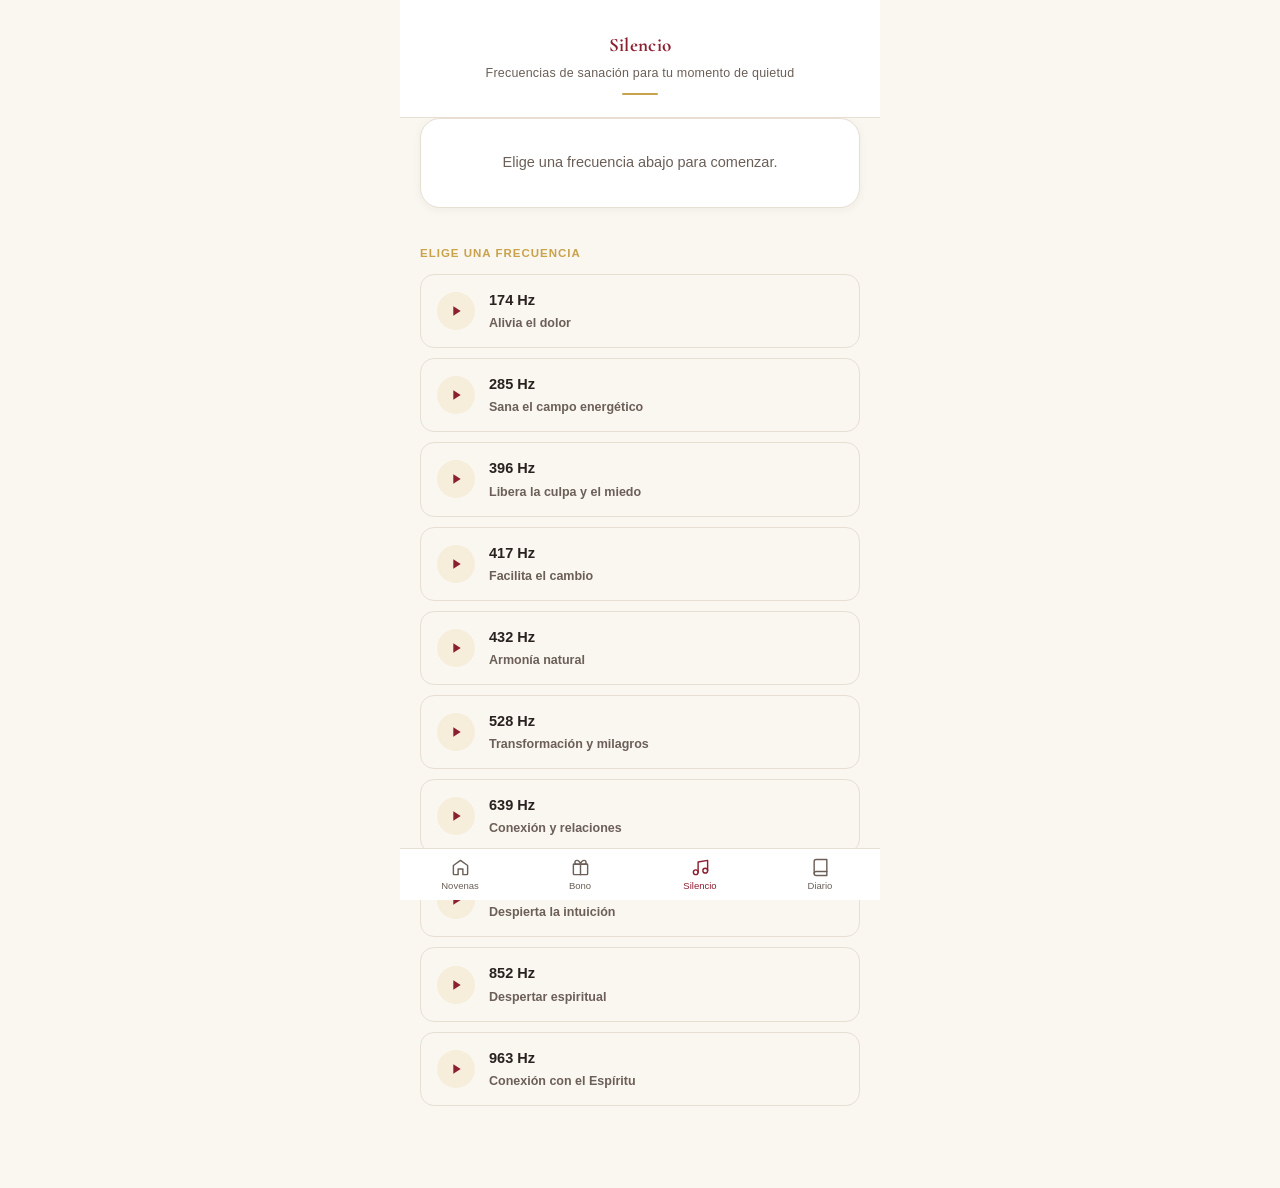
<file: silencio.html>
<!DOCTYPE html>
<html lang="es">
<head>
<meta charset="UTF-8">
<meta name="viewport" content="width=device-width, initial-scale=1.0">
<title>Silencio — Sanación Divina</title>
<link rel="preconnect" href="https://fonts.googleapis.com">
<link href="https://fonts.googleapis.com/css2?family=Cormorant+Garamond:wght@600;700&display=swap" rel="stylesheet">
<link rel="stylesheet" href="css/estilos.css">
</head>
<body>

<div class="contenedor">

  <div class="encabezado" style="position:relative;">
    <div id="contenedorBotonPerfil" style="position:absolute;top:24px;right:20px;"></div>
    <div class="marca" style="font-size:19px;">Silencio</div>
    <div class="subtitulo">Frecuencias de sanación para tu momento de quietud</div>
    <div class="linea-decorativa"></div>
  </div>

  <div id="reproductorSilencio"></div>

  <div style="padding:4px 20px 20px;">
    <div style="font-size:11.5px;font-weight:700;color:var(--dorado);text-transform:uppercase;letter-spacing:1px;margin:8px 0 12px;">Elige una frecuencia</div>
    <div id="listaFrecuencias"></div>
  </div>

  <div class="nav-inferior">
    <button class="nav-item" onclick="window.location.href='index.html'">
      <svg viewBox="0 0 24 24" fill="none" stroke="currentColor" stroke-width="1.8" stroke-linecap="round" stroke-linejoin="round"><path d="M3 9.5L12 3l9 6.5V20a1 1 0 0 1-1 1h-5v-7H9v7H4a1 1 0 0 1-1-1z"/></svg>
      <span>Novenas</span>
    </button>
    <button class="nav-item" onclick="window.location.href='bono.html'">
      <svg viewBox="0 0 24 24" fill="none" stroke="currentColor" stroke-width="1.8" stroke-linecap="round" stroke-linejoin="round"><rect x="3" y="8" width="18" height="13" rx="1"/><path d="M3 8h18M12 8v13M7.5 8a2.5 2.5 0 1 1 0-5C9 3 12 5 12 8c0-3 3-5 4.5-5a2.5 2.5 0 1 1 0 5"/></svg>
      <span>Bono</span>
    </button>
    <button class="nav-item activo">
      <svg viewBox="0 0 24 24" fill="none" stroke="currentColor" stroke-width="1.8" stroke-linecap="round" stroke-linejoin="round"><path d="M9 18V5l12-2v13"/><circle cx="6" cy="18" r="3"/><circle cx="18" cy="16" r="3"/></svg>
      <span>Silencio</span>
    </button>
    <button class="nav-item" onclick="window.location.href='diario.html'">
      <svg viewBox="0 0 24 24" fill="none" stroke="currentColor" stroke-width="1.8" stroke-linecap="round" stroke-linejoin="round"><path d="M4 19.5A2.5 2.5 0 0 1 6.5 17H20"/><path d="M6.5 2H20v20H6.5A2.5 2.5 0 0 1 4 19.5v-15A2.5 2.5 0 0 1 6.5 2z"/></svg>
      <span>Diario</span>
    </button>
  </div>

</div>

<script>
const URL_BASE_FRECUENCIAS = 'https://pub-746efd393d9846fd89bdb01861e05686.r2.dev';

const FRECUENCIAS = [
  { hz: 174, archivo: '174Hz Removes Pain Track1.mp3', titulo: '174 Hz', descripcion: 'Alivia el dolor' },
  { hz: 285, archivo: '285hz Heals Energy Field Track2.mp3', titulo: '285 Hz', descripcion: 'Sana el campo energético' },
  { hz: 396, archivo: '396hz Removes Guilt & Fear Track3.mp3', titulo: '396 Hz', descripcion: 'Libera la culpa y el miedo' },
  { hz: 417, archivo: '417hz Facilitates Change Track4.mp3', titulo: '417 Hz', descripcion: 'Facilita el cambio' },
  { hz: 432, archivo: '432hz.mp3', titulo: '432 Hz', descripcion: 'Armonía natural' },
  { hz: 528, archivo: '528Hz.mp3', titulo: '528 Hz', descripcion: 'Transformación y milagros' },
  { hz: 639, archivo: '639Hz.mp3', titulo: '639 Hz', descripcion: 'Conexión y relaciones' },
  { hz: 741, archivo: '741hz Awakens Intuition Track8.mp3', titulo: '741 Hz', descripcion: 'Despierta la intuición' },
  { hz: 852, archivo: '852hz.mp3', titulo: '852 Hz', descripcion: 'Despertar espiritual' },
  { hz: 963, archivo: '963hz Connect with Spirit Track10.mp3', titulo: '963 Hz', descripcion: 'Conexión con el Espíritu' }
];

const ICONO_PLAY = '<svg viewBox="0 0 24 24" fill="currentColor"><path d="M8 5v14l11-7z"/></svg>';
const ICONO_PAUSE = '<svg viewBox="0 0 24 24" fill="currentColor"><path d="M6 5h4v14H6zM14 5h4v14h-4z"/></svg>';
const ICONO_NOTA = '<svg viewBox="0 0 24 24" fill="none" stroke="currentColor" stroke-width="2" stroke-linecap="round" stroke-linejoin="round"><path d="M9 18V5l12-2v13"/><circle cx="6" cy="18" r="3"/><circle cx="18" cy="16" r="3"/></svg>';
const ICONO_RELOJ = '<svg width="14" height="14" viewBox="0 0 24 24" fill="none" stroke="currentColor" stroke-width="2" stroke-linecap="round" stroke-linejoin="round"><circle cx="12" cy="12" r="9"/><path d="M12 7v5l3 3"/></svg>';

let indiceActual = null;
let reproduciendo = false;
let temporizadorId = null;
let minutosTemporizador = null;
const audio = new Audio();

function urlFrecuencia(archivo) {
  return `${URL_BASE_FRECUENCIAS}/${encodeURIComponent(archivo)}`;
}

function generarOnda() {
  let barras = '';
  for (let i = 0; i < 28; i++) {
    const alto = 6 + Math.round(Math.sin(i * 0.7) * 5 + 6);
    barras += `<span style="height:${alto}px"></span>`;
  }
  return barras;
}

function formatearTiempo(seg) {
  if (!isFinite(seg) || isNaN(seg)) return '0:00';
  const m = Math.floor(seg / 60);
  const s = Math.floor(seg % 60);
  return `${m}:${s.toString().padStart(2, '0')}`;
}

function renderizarReproductor() {
  const contenedor = document.getElementById('reproductorSilencio');

  if (indiceActual === null) {
    contenedor.innerHTML = `
      <div class="tarjeta-dia" style="text-align:center;padding:32px 22px;">
        <div style="font-size:14.5px;color:var(--texto-suave);">Elige una frecuencia abajo para comenzar.</div>
      </div>`;
    return;
  }

  const frecuencia = FRECUENCIAS[indiceActual];

  contenedor.innerHTML = `
    <div class="tarjeta-dia">
      <div class="numero-dia">Frecuencia de sanación</div>
      <div class="titulo-dia">${frecuencia.titulo} — ${frecuencia.descripcion}</div>

      <div class="reproductor">
        <div class="fila-reproductor">
          <button class="boton-play" id="botonPlaySilencio" onclick="alternarReproduccion()">${reproduciendo ? ICONO_PAUSE : ICONO_PLAY}</button>
          <div class="info-reproductor">
            <div class="titulo-audio">${ICONO_NOTA} ${frecuencia.titulo}</div>
            <div class="estado-audio" id="estadoSilencio">${reproduciendo ? 'Reproduciendo' : 'Toca para escuchar'}</div>
          </div>
        </div>
        <div class="onda-audio" id="ondaSilencio">${generarOnda()}</div>
        <div class="barra-progreso-audio" id="barraSilencio" onclick="buscarEnFrecuencia(event)">
          <div class="relleno-progreso" id="rellenoSilencio"></div>
          <div class="perilla-progreso" id="perillaSilencio"></div>
        </div>
        <div class="fila-tiempos">
          <span id="tiempoActualSilencio">0:00</span>
          <span id="tiempoTotalSilencio">--:--</span>
        </div>
      </div>

      <div class="bloque-instrucciones" style="background:var(--crema);">
        <div class="titulo-instrucciones" style="display:flex;align-items:center;gap:6px;">${ICONO_RELOJ} Temporizador de sueño</div>
        <div style="display:flex;gap:8px;flex-wrap:wrap;">
          ${[15, 30, 60, 120].map(min => `
            <button class="boton-accion" style="flex:1;min-width:60px;padding:10px 6px;" id="temp-${min}" onclick="activarTemporizador(${min})">
              <span style="font-weight:600;font-size:13px;">${min} min</span>
            </button>
          `).join('')}
        </div>
        <div id="estadoTemporizador" style="font-size:12.5px;color:var(--texto-suave);margin-top:10px;text-align:center;display:none;"></div>
      </div>
    </div>`;

  pintarOnda(0);
  marcarTemporizadorActivo();
}

function renderizarLista() {
  const contenedor = document.getElementById('listaFrecuencias');
  contenedor.innerHTML = FRECUENCIAS.map((f, i) => `
    <div class="boton-accion" style="width:100%;flex-direction:row;justify-content:flex-start;gap:14px;padding:14px 16px;margin-bottom:10px;${indiceActual === i ? 'border-color:var(--vino);background:var(--vino-claro);' : ''}" onclick="seleccionarFrecuencia(${i})">
      <span style="width:38px;height:38px;border-radius:50%;background:${indiceActual === i ? 'var(--vino)' : 'var(--dorado-claro)'};color:${indiceActual === i ? '#fff' : 'var(--dorado)'};display:flex;align-items:center;justify-content:center;flex-shrink:0;">
        ${indiceActual === i && reproduciendo ? ICONO_PAUSE.replace('viewBox="0 0 24 24"','viewBox="0 0 24 24" style="width:16px;height:16px"') : ICONO_PLAY.replace('viewBox="0 0 24 24"','viewBox="0 0 24 24" style="width:16px;height:16px"')}
      </span>
      <span style="text-align:left;">
        <span style="display:block;font-weight:600;font-size:14.5px;color:var(--texto);">${f.titulo}</span>
        <span style="display:block;font-size:12.5px;color:var(--texto-suave);margin-top:1px;">${f.descripcion}</span>
      </span>
    </div>
  `).join('');
}

function seleccionarFrecuencia(indice) {
  indiceActual = indice;
  audio.pause();
  audio.src = urlFrecuencia(FRECUENCIAS[indice].archivo);
  reproduciendo = false;
  renderizarReproductor();
  renderizarLista();
  alternarReproduccion();
}

function alternarReproduccion() {
  if (indiceActual === null) return;

  if (reproduciendo) {
    audio.pause();
    reproduciendo = false;
  } else {
    audio.play().catch(() => {
      document.getElementById('estadoSilencio').textContent = 'No se pudo cargar el audio.';
    });
    reproduciendo = true;
  }
  renderizarReproductor();
  renderizarLista();
}

audio.addEventListener('timeupdate', () => {
  if (!audio.duration) return;
  const fraccion = audio.currentTime / audio.duration;
  const relleno = document.getElementById('rellenoSilencio');
  const perilla = document.getElementById('perillaSilencio');
  const tiempoActual = document.getElementById('tiempoActualSilencio');
  if (relleno) relleno.style.width = (fraccion * 100) + '%';
  if (perilla) perilla.style.left = (fraccion * 100) + '%';
  if (tiempoActual) tiempoActual.textContent = formatearTiempo(audio.currentTime);
  pintarOnda(fraccion);
});

audio.addEventListener('loadedmetadata', () => {
  const total = document.getElementById('tiempoTotalSilencio');
  if (total) total.textContent = formatearTiempo(audio.duration);
});

audio.addEventListener('ended', () => {
  reproduciendo = false;
  renderizarReproductor();
  renderizarLista();
});

function pintarOnda(fraccion) {
  const onda = document.getElementById('ondaSilencio');
  if (!onda) return;
  const barras = onda.querySelectorAll('span');
  const activas = Math.floor(barras.length * fraccion);
  barras.forEach((b, i) => {
    b.style.opacity = i < activas ? '1' : '0.3';
  });
}

function buscarEnFrecuencia(evento) {
  if (!audio.duration) return;
  const barra = document.getElementById('barraSilencio');
  const rect = barra.getBoundingClientRect();
  const fraccion = Math.min(Math.max((evento.clientX - rect.left) / rect.width, 0), 1);
  audio.currentTime = fraccion * audio.duration;
}

function activarTemporizador(minutos) {
  if (temporizadorId) {
    clearTimeout(temporizadorId);
  }

  if (minutosTemporizador === minutos) {
    minutosTemporizador = null;
    temporizadorId = null;
  } else {
    minutosTemporizador = minutos;
    temporizadorId = setTimeout(() => {
      audio.pause();
      reproduciendo = false;
      minutosTemporizador = null;
      renderizarReproductor();
      renderizarLista();
    }, minutos * 60 * 1000);
  }

  marcarTemporizadorActivo();
}

function marcarTemporizadorActivo() {
  const estado = document.getElementById('estadoTemporizador');
  if (!estado) return;

  [15, 30, 60, 120].forEach(min => {
    const boton = document.getElementById(`temp-${min}`);
    if (boton) {
      boton.classList.toggle('activo', minutosTemporizador === min);
    }
  });

  if (minutosTemporizador) {
    estado.style.display = 'block';
    estado.textContent = `El audio se detendrá en ${minutosTemporizador} minutos`;
  } else {
    estado.style.display = 'none';
  }
}

renderizarReproductor();
renderizarLista();
</script>

<script src="js/perfil.js"></script>
<script>
document.getElementById('contenedorBotonPerfil').innerHTML = htmlBotonPerfil();
inyectarPerfilEnPagina();
</script>
</body>
</html>
</file>
<file: css/estilos.css>
/* css/estilos.css — Sanación Divina (Novenas) */

:root {
  --crema: #FAF6F0;
  --crema-card: #FFFFFF;
  --vino: #8B1E2F;
  --vino-oscuro: #6B1422;
  --vino-claro: #F3E2E5;
  --dorado: #C9A24B;
  --dorado-claro: #F6EEDB;
  --texto: #2A2220;
  --texto-suave: #6B5F58;
  --borde: #E8DFD3;
  --candado: #B4AAA0;

  --font-titulo: 'Cormorant Garamond', Georgia, serif;
  --font-cuerpo: -apple-system, 'Segoe UI', sans-serif;
}

* {
  margin: 0;
  padding: 0;
  box-sizing: border-box;
}

body {
  background: var(--crema);
  color: var(--texto);
  font-family: var(--font-cuerpo);
  line-height: 1.6;
  -webkit-font-smoothing: antialiased;
}

.contenedor {
  max-width: 480px;
  margin: 0 auto;
  min-height: 100vh;
  background: var(--crema);
  position: relative;
}

/* ---------- Encabezado ---------- */
.encabezado {
  padding: 30px 24px 22px;
  text-align: center;
  border-bottom: 1px solid var(--borde);
  background: var(--crema-card);
}

.encabezado .marca {
  font-family: var(--font-titulo);
  font-size: 23px;
  font-weight: 700;
  color: var(--vino);
  letter-spacing: 0.3px;
}

.encabezado .subtitulo {
  font-size: 12.5px;
  color: var(--texto-suave);
  margin-top: 3px;
  letter-spacing: 0.2px;
}

.encabezado .linea-decorativa {
  width: 36px;
  height: 2px;
  background: var(--dorado);
  margin: 10px auto 0;
  border-radius: 2px;
}

/* ---------- Grid de santos ---------- */
.grid-santos {
  display: grid;
  grid-template-columns: repeat(2, 1fr);
  gap: 14px;
  padding: 20px;
}

.tarjeta-santo {
  background: var(--crema-card);
  border: 1px solid var(--borde);
  border-radius: 16px;
  padding: 20px 14px 16px;
  text-align: center;
  position: relative;
  cursor: pointer;
  transition: border-color 0.2s ease, transform 0.15s ease, box-shadow 0.2s ease;
  box-shadow: 0 1px 2px rgba(42, 34, 32, 0.04);
}

.tarjeta-santo:active {
  transform: scale(0.97);
}

.tarjeta-santo.activo {
  border-color: var(--vino);
  box-shadow: 0 2px 8px rgba(139, 30, 47, 0.12);
}

.tarjeta-santo.proximamente {
  opacity: 0.7;
  cursor: default;
}

.tarjeta-santo .icono-santo {
  width: 72px;
  height: 72px;
  border-radius: 50%;
  background: var(--vino-claro);
  margin: 0 auto 12px;
  display: flex;
  align-items: center;
  justify-content: center;
  overflow: hidden;
  box-shadow: 0 2px 10px rgba(42, 34, 32, 0.15);
}

.tarjeta-santo .icono-santo svg {
  width: 26px;
  height: 26px;
  color: var(--vino);
}

.tarjeta-santo.proximamente .icono-santo {
  background: var(--dorado-claro);
}

.tarjeta-santo.proximamente .icono-santo svg {
  color: var(--dorado);
}

.tarjeta-santo .nombre-santo {
  font-family: var(--font-titulo);
  font-size: 16px;
  font-weight: 600;
  color: var(--texto);
  line-height: 1.25;
}

.tarjeta-santo .etiqueta-estado {
  margin-top: 7px;
  font-size: 11px;
  color: var(--texto-suave);
}

.tarjeta-santo.proximamente .etiqueta-estado {
  display: inline-flex;
  align-items: center;
  gap: 4px;
  background: var(--dorado-claro);
  color: #8A6B1F;
  padding: 4px 11px;
  border-radius: 20px;
  font-weight: 600;
  margin-top: 9px;
}

.tarjeta-santo.proximamente .etiqueta-estado svg {
  width: 10px;
  height: 10px;
}

/* ---------- Navegación inferior ---------- */
.nav-inferior {
  position: sticky;
  bottom: 0;
  display: flex;
  justify-content: space-around;
  background: var(--crema-card);
  border-top: 1px solid var(--borde);
  padding: 9px 0 calc(9px + env(safe-area-inset-bottom));
}

.nav-item {
  display: flex;
  flex-direction: column;
  align-items: center;
  gap: 3px;
  font-size: 9.5px;
  color: var(--texto-suave);
  background: none;
  border: none;
  cursor: pointer;
  font-family: var(--font-cuerpo);
  flex: 1;
  min-width: 0;
  padding: 0 2px;
}

.nav-item svg {
  width: 19px;
  height: 19px;
}

.nav-item.activo {
  color: var(--vino);
}

/* ---------- Calendario de 9 días (rosario visual) ---------- */
.cabecera-novena {
  padding: 24px 24px 8px;
}

.cabecera-novena .titulo-novena {
  font-family: var(--font-titulo);
  font-size: 24px;
  font-weight: 600;
  color: var(--vino);
}

.cabecera-novena .descripcion-novena {
  font-size: 13px;
  color: var(--texto-suave);
  margin-top: 4px;
}

.rosario-dias {
  display: flex;
  gap: 11px;
  padding: 18px 20px 26px;
  overflow-x: auto;
  scrollbar-width: none;
}

.rosario-dias::-webkit-scrollbar {
  display: none;
}

.cuenta-dia {
  flex: 0 0 auto;
  width: 54px;
  height: 54px;
  border-radius: 50%;
  display: flex;
  align-items: center;
  justify-content: center;
  font-family: var(--font-titulo);
  font-size: 18px;
  font-weight: 600;
  position: relative;
  border: 2px solid var(--borde);
  color: var(--candado);
  background: var(--crema-card);
  cursor: pointer;
  transition: transform 0.12s ease;
}

.cuenta-dia:active {
  transform: scale(0.92);
}

.cuenta-dia.completado {
  background: var(--dorado);
  border-color: var(--dorado);
  color: #fff;
  box-shadow: 0 2px 6px rgba(201, 162, 75, 0.35);
}

.cuenta-dia.completado svg {
  width: 18px;
  height: 18px;
}

.cuenta-dia.disponible {
  border-color: var(--vino);
  color: var(--vino);
  background: #fff;
  box-shadow: 0 2px 6px rgba(139, 30, 47, 0.15);
}

.cuenta-dia.bloqueado {
  color: var(--candado);
}

.cuenta-dia.bloqueado svg {
  width: 15px;
  height: 15px;
  color: var(--candado);
}

/* ---------- Tarjeta del día activo ---------- */
.tarjeta-dia {
  margin: 0 20px 24px;
  background: var(--crema-card);
  border: 1px solid var(--borde);
  border-radius: 20px;
  padding: 26px 22px;
  box-shadow: 0 2px 10px rgba(42, 34, 32, 0.05);
}

.tarjeta-dia .numero-dia {
  font-size: 11.5px;
  font-weight: 700;
  color: var(--dorado);
  text-transform: uppercase;
  letter-spacing: 1.2px;
}

.tarjeta-dia .titulo-dia {
  font-family: var(--font-titulo);
  font-size: 22px;
  font-weight: 600;
  margin: 5px 0 18px;
  color: var(--texto);
  line-height: 1.25;
}

.tarjeta-dia .texto-dia {
  font-size: 15.5px;
  color: var(--texto);
  white-space: pre-wrap;
  line-height: 1.75;
}

.tarjeta-dia .texto-dia p {
  margin-bottom: 15px;
}

.descripcion-dia {
  font-size: 15px;
  color: var(--texto-suave);
  line-height: 1.6;
  font-style: italic;
  padding: 2px 0 4px;
}

.bloque-instrucciones {
  background: var(--dorado-claro);
  border-radius: 14px;
  padding: 16px 18px 14px;
  margin-top: 16px;
}

.titulo-instrucciones {
  font-size: 11.5px;
  font-weight: 700;
  color: #8A6B1F;
  text-transform: uppercase;
  letter-spacing: 1px;
  margin-bottom: 10px;
}

.lista-instrucciones {
  margin: 0;
  padding-left: 20px;
  display: flex;
  flex-direction: column;
  gap: 8px;
}

.lista-instrucciones li {
  font-size: 14px;
  color: var(--texto);
  line-height: 1.5;
}

.lista-instrucciones li::marker {
  color: var(--dorado);
  font-weight: 700;
}

/* ---------- Reproductor de audio ---------- */
.reproductor {
  background: linear-gradient(180deg, #ffffff 0%, var(--vino-claro) 100%);
  border: 1px solid #E8C9CD;
  border-radius: 18px;
  padding: 18px 18px 14px;
  margin-bottom: 20px;
  box-shadow: 0 1px 2px rgba(139, 30, 47, 0.06);
}

.reproductor.bloqueado {
  background: linear-gradient(180deg, #ffffff 0%, var(--dorado-claro) 100%);
  border-color: #EAD9AE;
}

.fila-reproductor {
  display: flex;
  align-items: center;
  gap: 14px;
}

.boton-play {
  width: 48px;
  height: 48px;
  border-radius: 50%;
  background: var(--vino);
  color: #fff;
  border: none;
  display: flex;
  align-items: center;
  justify-content: center;
  cursor: pointer;
  flex-shrink: 0;
  transition: transform 0.12s ease, background 0.15s ease;
  box-shadow: 0 2px 6px rgba(139, 30, 47, 0.28);
}

.boton-play:active {
  transform: scale(0.94);
}

.boton-play svg {
  width: 18px;
  height: 18px;
}

.reproductor.bloqueado .boton-play {
  background: var(--dorado);
  box-shadow: 0 2px 6px rgba(201, 162, 75, 0.32);
}

.info-reproductor {
  flex: 1;
  min-width: 0;
}

.info-reproductor .titulo-audio {
  font-size: 13.5px;
  font-weight: 600;
  color: var(--texto);
  display: flex;
  align-items: center;
  gap: 6px;
}

.info-reproductor .titulo-audio svg {
  width: 13px;
  height: 13px;
  color: var(--vino);
  flex-shrink: 0;
}

.reproductor.bloqueado .info-reproductor .titulo-audio svg {
  color: var(--dorado);
}

.info-reproductor .estado-audio {
  font-size: 12px;
  color: var(--texto-suave);
  margin-top: 1px;
}

.barra-progreso-audio {
  position: relative;
  height: 4px;
  background: rgba(139, 30, 47, 0.12);
  border-radius: 4px;
  margin-top: 14px;
  cursor: pointer;
}

.reproductor.bloqueado .barra-progreso-audio {
  background: rgba(201, 162, 75, 0.18);
}

.barra-progreso-audio .relleno-progreso {
  position: absolute;
  left: 0;
  top: 0;
  height: 100%;
  width: 0%;
  background: var(--vino);
  border-radius: 4px;
  transition: width 0.1s linear;
}

.reproductor.bloqueado .relleno-progreso {
  background: var(--dorado);
}

.barra-progreso-audio .perilla-progreso {
  position: absolute;
  top: 50%;
  width: 11px;
  height: 11px;
  border-radius: 50%;
  background: var(--vino);
  transform: translate(-50%, -50%);
  left: 0%;
  box-shadow: 0 1px 3px rgba(0,0,0,0.25);
}

.reproductor.bloqueado .perilla-progreso {
  background: var(--dorado);
}

.fila-tiempos {
  display: flex;
  justify-content: space-between;
  margin-top: 6px;
  font-size: 11px;
  color: var(--texto-suave);
  font-variant-numeric: tabular-nums;
}

.onda-audio {
  display: flex;
  align-items: center;
  gap: 2px;
  height: 22px;
  margin-top: 2px;
}

.onda-audio span {
  width: 2.5px;
  background: var(--vino);
  opacity: 0.35;
  border-radius: 2px;
}

.reproductor.bloqueado .onda-audio span {
  background: var(--dorado);
}

/* ---------- Fila de acciones (leer / guardar / compartir) ---------- */
.fila-acciones {
  display: grid;
  grid-template-columns: repeat(3, 1fr);
  gap: 10px;
  margin: 18px 0 20px;
}

.boton-accion {
  display: flex;
  flex-direction: column;
  align-items: center;
  gap: 6px;
  background: var(--crema);
  border: 1px solid var(--borde);
  border-radius: 14px;
  padding: 12px 8px;
  cursor: pointer;
  font-size: 12.5px;
  color: var(--texto-suave);
  font-weight: 600;
  transition: border-color 0.15s ease, background 0.15s ease, transform 0.1s ease;
}

.boton-accion:active {
  transform: scale(0.95);
}

.boton-accion svg {
  width: 19px;
  height: 19px;
  color: var(--vino);
}

.boton-accion.activo {
  background: var(--vino-claro);
  border-color: var(--vino);
  color: var(--vino-oscuro);
}

/* ---------- Pantalla de lectura limpia ---------- */
.pantalla-lectura {
  padding: 8px 24px 40px;
}

.pantalla-lectura .numero-dia-lectura {
  font-size: 11.5px;
  font-weight: 700;
  color: var(--dorado);
  text-transform: uppercase;
  letter-spacing: 1.2px;
  text-align: center;
}

.pantalla-lectura .titulo-lectura {
  font-family: var(--font-titulo);
  font-size: 26px;
  font-weight: 700;
  color: var(--vino);
  text-align: center;
  margin: 8px 0 30px;
  line-height: 1.3;
}

.pantalla-lectura .cuerpo-lectura {
  font-size: 17px;
  line-height: 1.95;
  color: var(--texto);
}

.pantalla-lectura .cuerpo-lectura p {
  margin-bottom: 20px;
}
.aviso-bloqueo {
  text-align: center;
  padding: 28px 16px 8px;
}

.aviso-bloqueo .icono-candado {
  width: 44px;
  height: 44px;
  border-radius: 50%;
  background: var(--dorado-claro);
  display: flex;
  align-items: center;
  justify-content: center;
  margin: 0 auto 16px;
}

.aviso-bloqueo .icono-candado svg {
  width: 20px;
  height: 20px;
  color: var(--dorado);
}

.aviso-bloqueo .mensaje-bloqueo {
  font-size: 14.5px;
  color: var(--texto-suave);
  margin-bottom: 22px;
  line-height: 1.6;
}

.boton-comprar {
  display: inline-flex;
  align-items: center;
  justify-content: center;
  gap: 8px;
  background: var(--vino);
  color: #fff;
  font-weight: 600;
  font-size: 15.5px;
  padding: 15px 32px;
  border-radius: 13px;
  border: none;
  cursor: pointer;
  text-decoration: none;
  width: 100%;
  box-shadow: 0 3px 10px rgba(139, 30, 47, 0.25);
  transition: transform 0.12s ease;
}

.boton-comprar:active {
  background: var(--vino-oscuro);
  transform: scale(0.98);
}

.precio-destacado {
  font-family: var(--font-titulo);
  font-size: 32px;
  color: var(--vino);
  font-weight: 700;
  margin-bottom: 6px;
}

.nota-garantia {
  display: flex;
  align-items: center;
  justify-content: center;
  gap: 6px;
  margin-top: 14px;
  font-size: 12px;
  color: var(--texto-suave);
}

.nota-garantia svg {
  width: 13px;
  height: 13px;
  color: var(--dorado);
}

/* ---------- Login ---------- */
.pantalla-login {
  display: flex;
  flex-direction: column;
  justify-content: center;
  min-height: 100vh;
  padding: 32px 28px;
}

.pantalla-login .marca-login {
  text-align: center;
  margin-bottom: 36px;
}

.pantalla-login .marca-login .nombre {
  font-family: var(--font-titulo);
  font-size: 28px;
  color: var(--vino);
  font-weight: 600;
}

.campo-formulario {
  margin-bottom: 16px;
}

.campo-formulario label {
  display: block;
  font-size: 13px;
  color: var(--texto-suave);
  margin-bottom: 6px;
}

.campo-formulario input {
  width: 100%;
  padding: 14px 16px;
  border: 1px solid var(--borde);
  border-radius: 10px;
  font-size: 15px;
  background: var(--crema-card);
  color: var(--texto);
}

.campo-formulario input:focus {
  outline: none;
  border-color: var(--vino);
}

.boton-primario {
  width: 100%;
  background: var(--vino);
  color: #fff;
  font-weight: 600;
  font-size: 15px;
  padding: 15px;
  border-radius: 10px;
  border: none;
  cursor: pointer;
  margin-top: 8px;
}

.mensaje-error {
  background: #FCEBEB;
  color: #791F1F;
  font-size: 13px;
  padding: 10px 14px;
  border-radius: 8px;
  margin-bottom: 16px;
  display: none;
}

.mensaje-error.visible {
  display: block;
}

/* ---------- Visor de libro (efecto de pasar página) ---------- */
.visor-libro {
  position: relative;
  width: 100%;
  max-width: 340px;
  margin: 0 auto;
  aspect-ratio: 2 / 3;
  perspective: 1800px;
  overflow: visible;
}

.marco-pagina {
  position: absolute;
  inset: 0;
  overflow: hidden;
  border-radius: 6px;
}

.pagina-libro {
  position: absolute;
  inset: 0;
  border-radius: 6px;
  box-shadow: 0 4px 16px rgba(42, 34, 32, 0.18);
  overflow: hidden;
  background: var(--crema-card);
  backface-visibility: hidden;
  transform-style: preserve-3d;
  transform-origin: left center;
  transition: transform 0.6s cubic-bezier(0.45, 0.05, 0.55, 0.95);
}

.pagina-libro img {
  position: absolute;
  inset: 0;
  width: 100% !important;
  height: 100% !important;
  object-fit: contain;
  background: #fff;
  display: block;
  pointer-events: none;
}

.pagina-libro.girando-adelante {
  transform: rotateY(-160deg);
  z-index: 5;
}

.pagina-libro.detras {
  z-index: 1;
}

.pagina-libro.actual {
  z-index: 3;
}

.controles-visor {
  display: flex;
  align-items: center;
  justify-content: space-between;
  margin-top: 18px;
  padding: 0 4px;
}

.boton-pagina {
  width: 42px;
  height: 42px;
  border-radius: 50%;
  background: var(--crema-card);
  border: 1px solid var(--borde);
  color: var(--vino);
  display: flex;
  align-items: center;
  justify-content: center;
  cursor: pointer;
  transition: transform 0.1s ease, opacity 0.2s ease;
}

.boton-pagina:active {
  transform: scale(0.9);
}

.boton-pagina:disabled {
  opacity: 0.3;
  cursor: default;
}

.indicador-pagina {
  font-size: 13px;
  color: var(--texto-suave);
  font-variant-numeric: tabular-nums;
}
/* ---------- Ícono y modal de perfil ---------- */
.boton-perfil {
  width: 36px;
  height: 36px;
  border-radius: 50%;
  background: var(--vino-claro);
  color: var(--vino);
  border: none;
  display: flex;
  align-items: center;
  justify-content: center;
  cursor: pointer;
  flex-shrink: 0;
}

.modal-perfil {
  position: fixed;
  inset: 0;
  background: rgba(42, 34, 32, 0.5);
  display: none;
  align-items: flex-end;
  justify-content: center;
  z-index: 300;
}

.modal-perfil.visible {
  display: flex;
}

.modal-perfil .hoja-perfil {
  background: var(--crema-card);
  border-radius: 20px 20px 0 0;
  padding: 24px 22px 28px;
  width: 100%;
  max-width: 480px;
}

.modal-perfil .avatar-perfil {
  width: 56px;
  height: 56px;
  border-radius: 50%;
  background: var(--vino-claro);
  color: var(--vino);
  display: flex;
  align-items: center;
  justify-content: center;
  font-family: var(--font-titulo);
  font-size: 22px;
  font-weight: 700;
  margin: 0 auto 14px;
}
/* ---------- Próximamente (notif) ---------- */
.modal-proximamente {
  position: fixed;
  inset: 0;
  background: rgba(42, 34, 32, 0.5);
  display: none;
  align-items: center;
  justify-content: center;
  padding: 24px;
  z-index: 100;
}

.modal-proximamente.visible {
  display: flex;
}

.modal-proximamente .contenido-modal {
  background: var(--crema-card);
  border-radius: 16px;
  padding: 28px 24px;
  max-width: 360px;
  text-align: center;
}

.modal-proximamente .contenido-modal h3 {
  font-family: var(--font-titulo);
  font-size: 19px;
  color: var(--vino);
  margin-bottom: 8px;
}

.modal-proximamente .contenido-modal p {
  font-size: 14px;
  color: var(--texto-suave);
  margin-bottom: 18px;
}

/* ---------- Modal de lectura (scrollable, pantalla completa) ---------- */
.modal-lectura {
  position: fixed;
  inset: 0;
  background: var(--crema);
  display: none;
  z-index: 200;
  overflow-y: auto;
  -webkit-overflow-scrolling: touch;
}

.modal-lectura.visible {
  display: block;
}

.modal-lectura .barra-superior-lectura {
  position: sticky;
  top: 0;
  display: flex;
  justify-content: flex-end;
  padding: 16px 20px;
  background: var(--crema);
  z-index: 1;
}

.modal-lectura .boton-cerrar-lectura {
  background: var(--crema-card);
  border: 1px solid var(--borde);
  border-radius: 50%;
  width: 38px;
  height: 38px;
  color: var(--texto);
  cursor: pointer;
  display: flex;
  align-items: center;
  justify-content: center;
}
</file>
